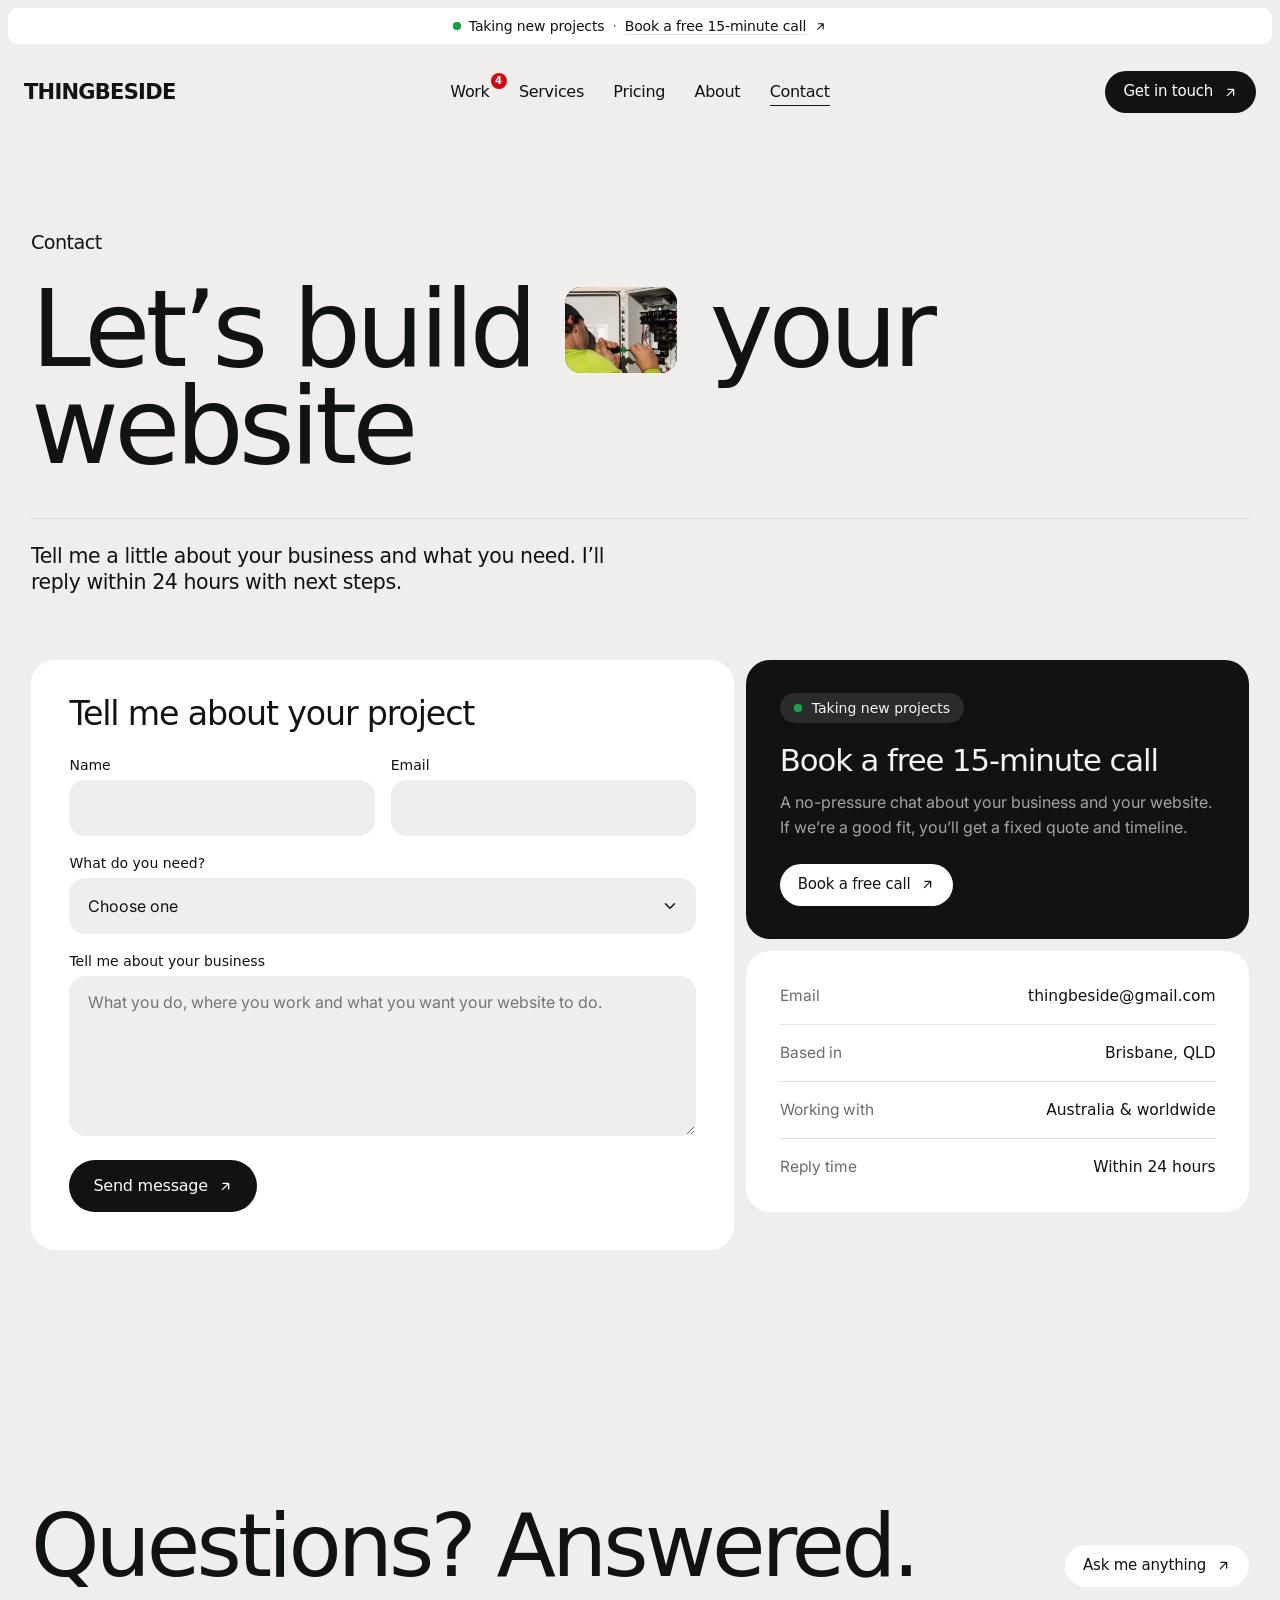
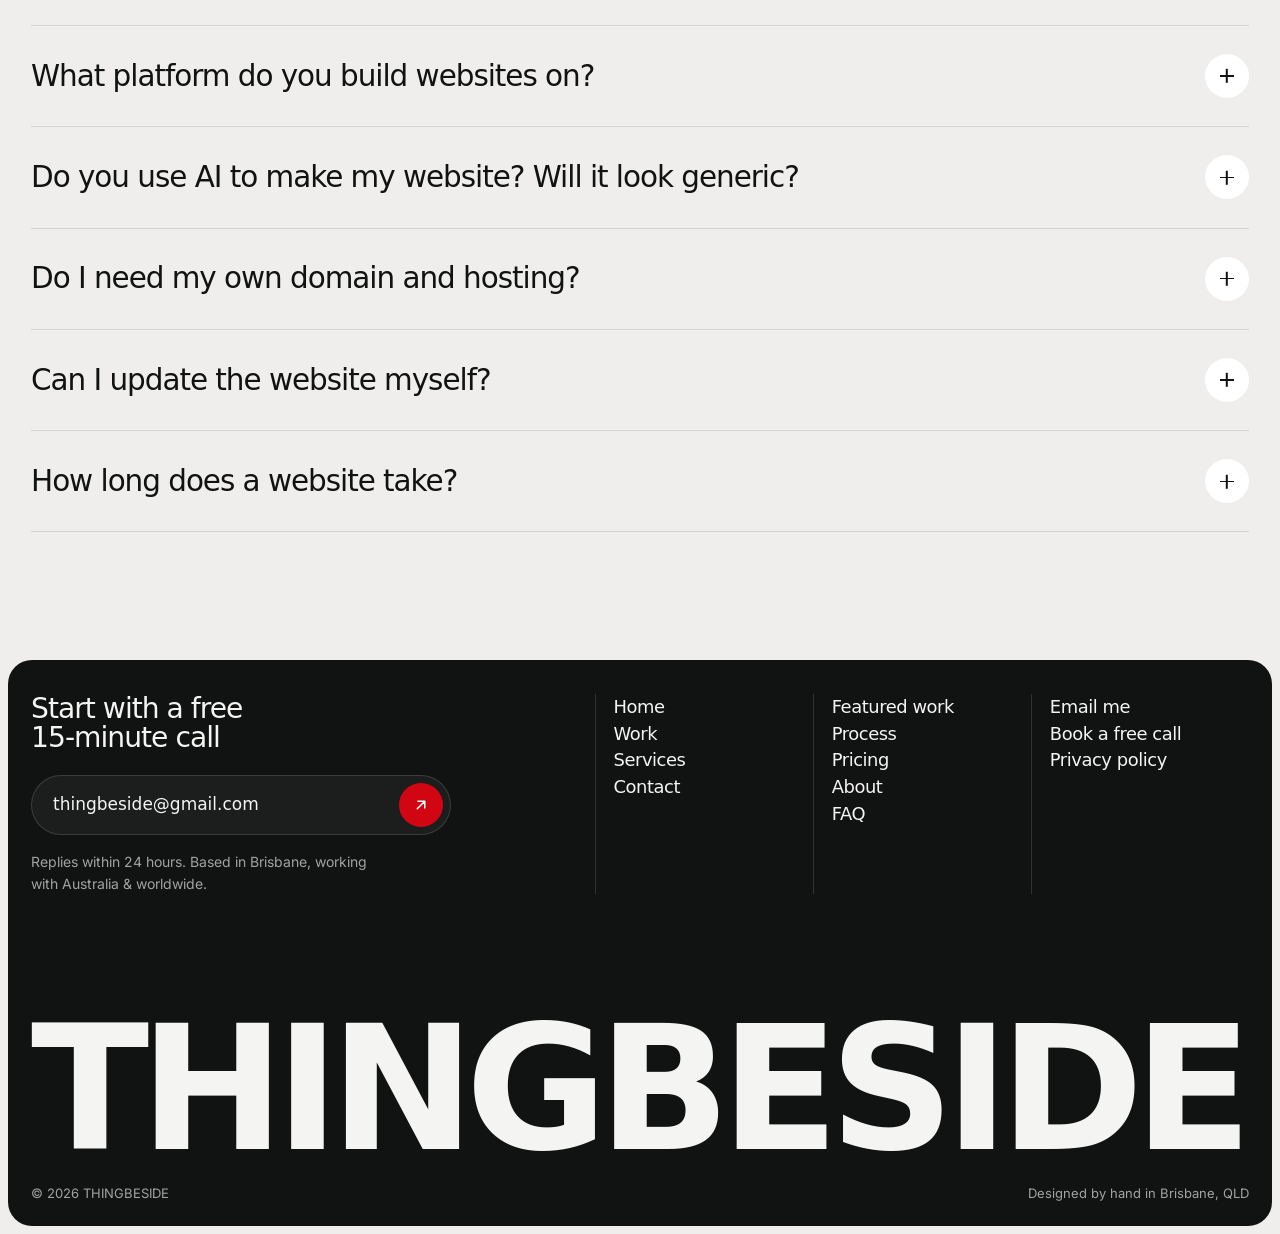
<file: site/contact.html>
<!doctype html>
<html lang="en-AU">
<head>
  <meta charset="utf-8">
  <meta name="viewport" content="width=device-width, initial-scale=1">
  <meta name="theme-color" content="#efeeec">
  <title>Contact | Book a Free Website Call | THINGBESIDE</title>
  <meta name="description" content="Get in touch about your new website. Send a quick message or book a free 15-minute call with Seksan, a Brisbane-based website designer.">
  <meta property="og:title" content="Contact | Book a Free Website Call | THINGBESIDE">
  <meta property="og:description" content="Get in touch about your new website. Send a quick message or book a free 15-minute call with Seksan, a Brisbane-based website designer.">
  <meta property="og:image" content="assets/work-voltsonelectrical.jpg">
  <link rel="preconnect" href="https://api.fontshare.com" crossorigin>
  <link rel="preconnect" href="https://fonts.googleapis.com">
  <link rel="preconnect" href="https://fonts.gstatic.com" crossorigin>
  <link href="https://api.fontshare.com/v2/css?f[]=switzer@400,500,600&amp;display=swap" rel="stylesheet">
  <link href="https://fonts.googleapis.com/css2?family=Inter:wght@400;500;600&amp;display=swap" rel="stylesheet">
  <style>.preloader{visibility:hidden}</style>
  <link rel="stylesheet" href="assets/styles.css?v=60">
  <script>document.documentElement.classList.add('js');try{if(sessionStorage.getItem('tb-loaded'))document.documentElement.classList.add('no-preload')}catch(e){}setTimeout(function(){var p=document.querySelector('.page');p&&p.classList.remove('entering')},5000)</script>
</head>
<body>
<a class="skip" href="#main">Skip to content</a>

<header class="nav">
  <a class="wordmark" href="index.html" aria-label="THINGBESIDE home">THINGBESIDE</a>
  <nav aria-label="Main"><ul class="nav__links"><li><a href="work.html">Work<sup class=nav__count>4</sup></a></li><li><a href="services.html">Services</a></li><li><a href="services.html#pricing">Pricing</a></li><li><a href="index.html#about">About</a></li><li><a href="contact.html" aria-current="page">Contact</a></li></ul></nav>
  <div class="nav__end">
    <a class="btn btn--sm nav__cta" href="contact.html"><span class="btn__label"><span>Get in touch</span><span aria-hidden="true">Get in touch</span></span><span class="btn__icon" aria-hidden="true"><svg viewBox="0 0 24 24" fill="none" stroke="currentColor" stroke-width="2" stroke-linecap="round" stroke-linejoin="round" aria-hidden="true"><path d="M7 17 17 7M8 7h9v9"/></svg><svg viewBox="0 0 24 24" fill="none" stroke="currentColor" stroke-width="2" stroke-linecap="round" stroke-linejoin="round" aria-hidden="true"><path d="M7 17 17 7M8 7h9v9"/></svg></span></a>
    <button class="menu-btn" aria-label="Open menu" aria-expanded="false" aria-controls="mobile-menu"><span></span><span></span></button>
  </div>
</header>
<div class="mobile-menu" id="mobile-menu">
  <nav class="mm__links" aria-label="Mobile">
    <a class="mm__link" href="index.html">Home</a>
    <a class="mm__link" href="work.html">Work</a>
    <a class="mm__link" href="services.html">Services</a>
    <a class="mm__link" href="services.html#pricing">Pricing</a>
    <a class="mm__link" href="index.html#about">About</a>
    <a class="mm__link" href="contact.html" aria-current="page">Contact</a>
  </nav>
  <div class="mm__foot">
    <a class="btn btn--light" href="contact.html"><span class="btn__label"><span>Get in touch</span><span aria-hidden="true">Get in touch</span></span><span class="btn__icon" aria-hidden="true"><svg viewBox="0 0 24 24" fill="none" stroke="currentColor" stroke-width="2" stroke-linecap="round" stroke-linejoin="round" aria-hidden="true"><path d="M7 17 17 7M8 7h9v9"/></svg><svg viewBox="0 0 24 24" fill="none" stroke="currentColor" stroke-width="2" stroke-linecap="round" stroke-linejoin="round" aria-hidden="true"><path d="M7 17 17 7M8 7h9v9"/></svg></span></a>
    <a href="mailto:thingbeside@gmail.com">thingbeside@gmail.com</a>
  </div>
</div>

<div class="page entering">
<div class="topbar"><a href="contact.html"><i class="dot" aria-hidden="true"></i><span>Taking new projects</span><span class="topbar__sep" aria-hidden="true">·</span><span class="topbar__more">Book a free 15-minute call</span><svg viewBox="0 0 24 24" fill="none" stroke="currentColor" stroke-width="2" stroke-linecap="round" stroke-linejoin="round" aria-hidden="true"><path d="M7 17 17 7M8 7h9v9"/></svg></a></div>
<main id="main">
  <section class="phero">
    <div class="wrap">
      <p class="label reveal">Contact</p>
      <h1 class="display" data-split data-load>Let’s build <span class="pic" aria-hidden="true"><img src="assets/pic-voltsonelectrical.jpg" alt="" loading="lazy"></span> your website</h1>
      <div class="phero__foot">
        <p class="phero__sub reveal">Tell me a little about your business and what you need. I’ll reply within 24 hours with next steps.</p>
      </div>
    </div>
  </section>

  <section class="section contact-sec" aria-label="Get in touch">
    <div class="wrap contact">
      <form class="form reveal" id="quote-form" action="https://formspree.io/f/mvkkdgyn" method="POST" novalidate>
        <h2 class="form__title">Tell me about your project</h2>
        <div class="form__row">
          <div class="field"><label for="f-name">Name</label><input id="f-name" name="name" autocomplete="name" required><span class="err">Please enter your name.</span></div>
          <div class="field"><label for="f-email">Email</label><input id="f-email" name="email" type="email" autocomplete="email" required><span class="err">Please enter a valid email address.</span></div>
        </div>
        <div class="field"><label for="f-job">What do you need?</label>
          <select id="f-job" name="job" required>
            <option value="">Choose one</option>
            <option>One-page website</option>
            <option>Business website (5–10 pages)</option>
            <option>Large website</option>
            <option>Website rebuild</option>
            <option>Updates and changes</option>
            <option>Not sure yet</option>
          </select><span class="err">Please choose an option.</span></div>
        <div class="field"><label for="f-msg">Tell me about your business</label><textarea id="f-msg" name="message" required placeholder="What you do, where you work and what you want your website to do."></textarea><span class="err">A sentence or two helps me prepare (10+ characters).</span></div>
        <div class="form__foot">
          <button class="btn" type="submit"><span class="btn__label"><span>Send message</span><span aria-hidden="true">Send message</span></span><span class="btn__icon" aria-hidden="true"><svg viewBox="0 0 24 24" fill="none" stroke="currentColor" stroke-width="2" stroke-linecap="round" stroke-linejoin="round" aria-hidden="true"><path d="M7 17 17 7M8 7h9v9"/></svg><svg viewBox="0 0 24 24" fill="none" stroke="currentColor" stroke-width="2" stroke-linecap="round" stroke-linejoin="round" aria-hidden="true"><path d="M7 17 17 7M8 7h9v9"/></svg></span></button>
          <p class="form__ok" role="status">Thanks! Your message is in. I’ll be in touch within 24 hours.</p>
          <p class="form__err" role="alert">Something went wrong. Please try again, or email thingbeside@gmail.com.</p>
        </div>
      </form>
      <aside class="side">
        <div class="side-card side-card--dark reveal">
          <span class="status"><i class="dot" aria-hidden="true"></i>Taking new projects</span>
          <h3>Book a free 15-minute call</h3>
          <p>A no-pressure chat about your business and your website. If we’re a good fit, you’ll get a fixed quote and timeline.</p>
          <a class="btn btn--light btn--sm" href="mailto:thingbeside@gmail.com?subject=Free%2015-minute%20call"><span class="btn__label"><span>Book a free call</span><span aria-hidden="true">Book a free call</span></span><span class="btn__icon" aria-hidden="true"><svg viewBox="0 0 24 24" fill="none" stroke="currentColor" stroke-width="2" stroke-linecap="round" stroke-linejoin="round" aria-hidden="true"><path d="M7 17 17 7M8 7h9v9"/></svg><svg viewBox="0 0 24 24" fill="none" stroke="currentColor" stroke-width="2" stroke-linecap="round" stroke-linejoin="round" aria-hidden="true"><path d="M7 17 17 7M8 7h9v9"/></svg></span></a>
        </div>
        <div class="side-card reveal">
          <dl class="dl">
            <div><dt>Email</dt><dd><a href="mailto:thingbeside@gmail.com">thingbeside@gmail.com</a></dd></div>
            <div><dt>Based in</dt><dd>Brisbane, QLD</dd></div>
            <div><dt>Working with</dt><dd>Australia &amp; worldwide</dd></div>
            <div><dt>Reply time</dt><dd>Within 24 hours</dd></div>
          </dl>
        </div>
      </aside>
    </div>
  </section>

  <!-- FAQ -->
  <section class="section faq-sec" id="faq" aria-labelledby="faq-title">
    <div class="wrap">
      <div class="sec-head">
        <h2 id="faq-title" class="h-xl" data-split>Questions? Answered.</h2>
        <div class="reveal"><a class="btn btn--white btn--sm" href="contact.html"><span class="btn__label"><span>Ask me anything</span><span aria-hidden="true">Ask me anything</span></span><span class="btn__icon" aria-hidden="true"><svg viewBox="0 0 24 24" fill="none" stroke="currentColor" stroke-width="2" stroke-linecap="round" stroke-linejoin="round" aria-hidden="true"><path d="M7 17 17 7M8 7h9v9"/></svg><svg viewBox="0 0 24 24" fill="none" stroke="currentColor" stroke-width="2" stroke-linecap="round" stroke-linejoin="round" aria-hidden="true"><path d="M7 17 17 7M8 7h9v9"/></svg></span></a></div>
      </div>
      <div class="faq">
        <div class="faq__item">
          <h3><button class="faq__q" aria-expanded="false" aria-controls="fa1">What platform do you build websites on?<span class="faq__icon" aria-hidden="true"></span></button></h3>
          <div class="faq__a" id="fa1" role="region"><div><p>I build every website in Framer, a modern website builder trusted by startups and design studios worldwide. It gives you a fast, secure and great-looking site with smooth animations, and it’s easy for you to edit after launch.</p></div></div>
        </div>
        <div class="faq__item">
          <h3><button class="faq__q" aria-expanded="false" aria-controls="fa2">Do you use AI to make my website? Will it look generic?<span class="faq__icon" aria-hidden="true"></span></button></h3>
          <div class="faq__a" id="fa2" role="region"><div><p>AI helps me with the repetitive parts, like layout drafts and first-pass copy, so I work faster. Every site is then designed and built by me in Framer, with each detail refined by hand. Your site is built around your business, not a template.</p></div></div>
        </div>
        <div class="faq__item">
          <h3><button class="faq__q" aria-expanded="false" aria-controls="fa3">Do I need my own domain and hosting?<span class="faq__icon" aria-hidden="true"></span></button></h3>
          <div class="faq__a" id="fa3" role="region"><div><p>If you already have a domain, we’ll connect it to your Framer site. If not, I’ll help you set one up. Hosting is through Framer, so your site loads fast, stays secure and needs no technical setup from you.</p></div></div>
        </div>
        <div class="faq__item">
          <h3><button class="faq__q" aria-expanded="false" aria-controls="fa4">Can I update the website myself?<span class="faq__icon" aria-hidden="true"></span></button></h3>
          <div class="faq__a" id="fa4" role="region"><div><p>Yes. Framer has a simple visual editor, so you can change text, images and blog posts without touching any code. I’ll show you how at handover, or you can leave updates to me.</p></div></div>
        </div>
        <div class="faq__item">
          <h3><button class="faq__q" aria-expanded="false" aria-controls="fa5">How long does a website take?<span class="faq__icon" aria-hidden="true"></span></button></h3>
          <div class="faq__a" id="fa5" role="region"><div><p>A one-page site is usually live within a week. A 5–10 page business website takes about three weeks from the first call to launch, depending on how quickly we get your content together.</p></div></div>
        </div>
      </div>
    </div>
  </section>

</main>

<footer class="footer">
  <div class="footer__panel">
    <div class="footer__top">
      <div class="footer__lead">
        <h2 class="footer__title">Start with a free <span class="nowrap">15-minute</span> call</h2>
        <a class="footer__mail" href="mailto:thingbeside@gmail.com"><span>thingbeside@gmail.com</span><i><svg viewBox="0 0 24 24" fill="none" stroke="currentColor" stroke-width="2" stroke-linecap="round" stroke-linejoin="round" aria-hidden="true"><path d="M7 17 17 7M8 7h9v9"/></svg></i></a>
        <p class="footer__small">Replies within 24 hours. Based in Brisbane, working with Australia &amp; worldwide.</p>
      </div>
      <nav class="footer__cols" aria-label="Footer">
        <ul><li><a href="index.html">Home</a></li><li><a href="work.html">Work</a></li><li><a href="services.html">Services</a></li><li><a href="contact.html">Contact</a></li></ul>
        <ul><li><a href="index.html#work">Featured work</a></li><li><a href="index.html#process">Process</a></li><li><a href="services.html#pricing">Pricing</a></li><li><a href="index.html#about">About</a></li><li><a href="index.html#faq">FAQ</a></li></ul>
        <ul><li><a href="mailto:thingbeside@gmail.com">Email me</a></li><li><a href="contact.html">Book a free call</a></li><li><a href="privacy.html">Privacy policy</a></li></ul>
      </nav>
    </div>
    <div class="footer__mark" aria-hidden="true"><span>THINGBESIDE</span></div>
    <div class="footer__legal">
      <span>© <span data-year>2026</span> THINGBESIDE</span>
      <span>Designed by hand in Brisbane, QLD</span>
    </div>
  </div>
</footer>
</div>

<script src="assets/main.js?v=60"></script>
</body>
</html>
</file>
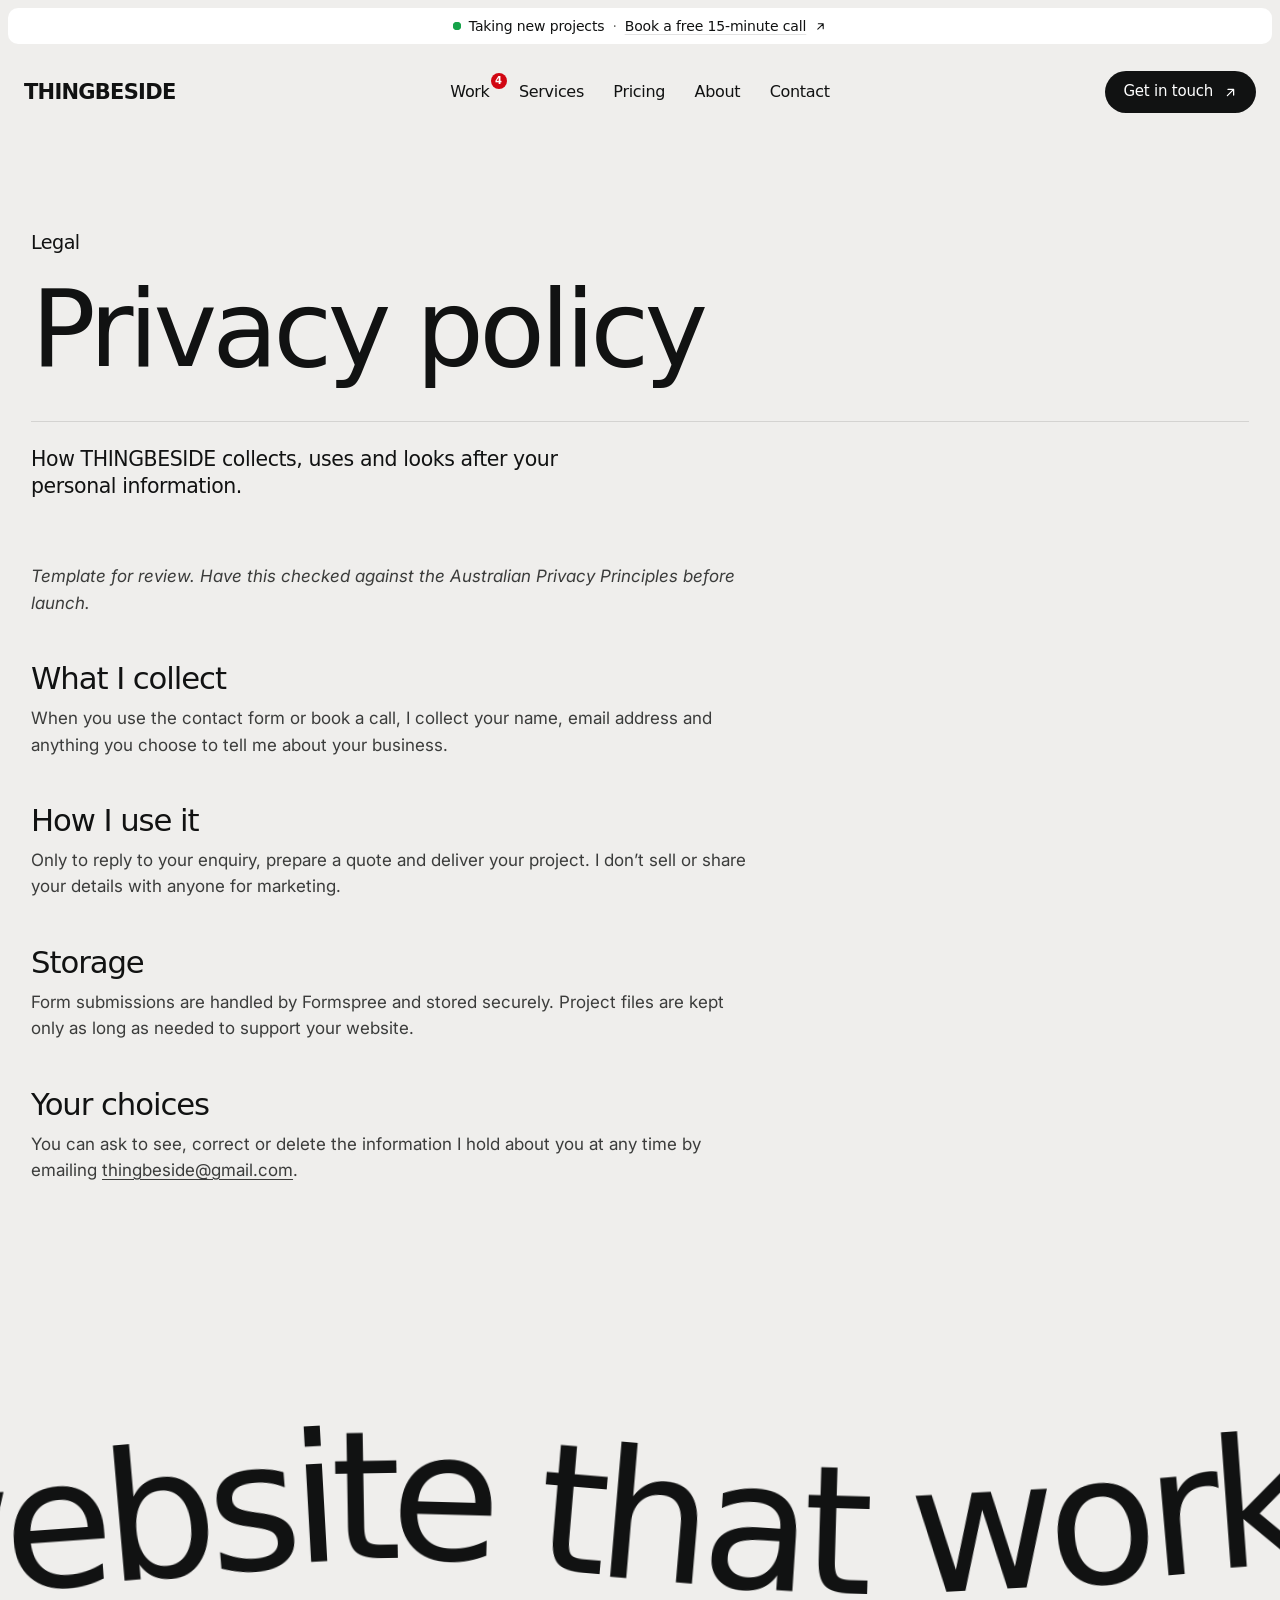
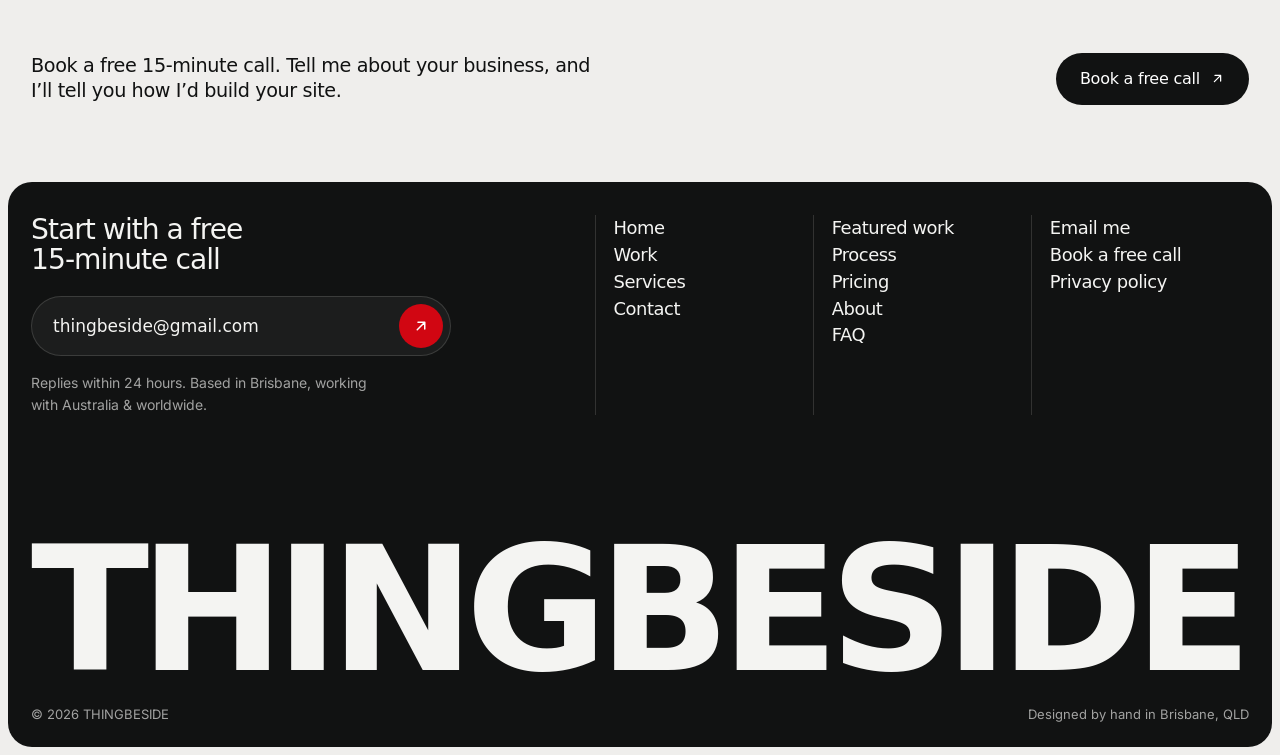
<file: site/privacy.html>
<!doctype html>
<html lang="en-AU">
<head>
  <meta charset="utf-8">
  <meta name="viewport" content="width=device-width, initial-scale=1">
  <meta name="theme-color" content="#efeeec">
  <title>Privacy Policy | THINGBESIDE</title>
  <meta name="description" content="How THINGBESIDE collects, uses and protects the personal information you share through this website.">
  <meta property="og:title" content="Privacy Policy | THINGBESIDE">
  <meta property="og:description" content="How THINGBESIDE collects, uses and protects the personal information you share through this website.">
  <meta property="og:image" content="assets/work-voltsonelectrical.jpg">
  <link rel="preconnect" href="https://api.fontshare.com" crossorigin>
  <link rel="preconnect" href="https://fonts.googleapis.com">
  <link rel="preconnect" href="https://fonts.gstatic.com" crossorigin>
  <link href="https://api.fontshare.com/v2/css?f[]=switzer@400,500,600&amp;display=swap" rel="stylesheet">
  <link href="https://fonts.googleapis.com/css2?family=Inter:wght@400;500;600&amp;display=swap" rel="stylesheet">
  <style>.preloader{visibility:hidden}</style>
  <link rel="stylesheet" href="assets/styles.css?v=60">
  <script>document.documentElement.classList.add('js');try{if(sessionStorage.getItem('tb-loaded'))document.documentElement.classList.add('no-preload')}catch(e){}setTimeout(function(){var p=document.querySelector('.page');p&&p.classList.remove('entering')},5000)</script>
</head>
<body>
<a class="skip" href="#main">Skip to content</a>

<header class="nav">
  <a class="wordmark" href="index.html" aria-label="THINGBESIDE home">THINGBESIDE</a>
  <nav aria-label="Main"><ul class="nav__links"><li><a href="work.html">Work<sup class=nav__count>4</sup></a></li><li><a href="services.html">Services</a></li><li><a href="services.html#pricing">Pricing</a></li><li><a href="index.html#about">About</a></li><li><a href="contact.html">Contact</a></li></ul></nav>
  <div class="nav__end">
    <a class="btn btn--sm nav__cta" href="contact.html"><span class="btn__label"><span>Get in touch</span><span aria-hidden="true">Get in touch</span></span><span class="btn__icon" aria-hidden="true"><svg viewBox="0 0 24 24" fill="none" stroke="currentColor" stroke-width="2" stroke-linecap="round" stroke-linejoin="round" aria-hidden="true"><path d="M7 17 17 7M8 7h9v9"/></svg><svg viewBox="0 0 24 24" fill="none" stroke="currentColor" stroke-width="2" stroke-linecap="round" stroke-linejoin="round" aria-hidden="true"><path d="M7 17 17 7M8 7h9v9"/></svg></span></a>
    <button class="menu-btn" aria-label="Open menu" aria-expanded="false" aria-controls="mobile-menu"><span></span><span></span></button>
  </div>
</header>
<div class="mobile-menu" id="mobile-menu">
  <nav class="mm__links" aria-label="Mobile">
    <a class="mm__link" href="index.html">Home</a>
    <a class="mm__link" href="work.html">Work</a>
    <a class="mm__link" href="services.html">Services</a>
    <a class="mm__link" href="services.html#pricing">Pricing</a>
    <a class="mm__link" href="index.html#about">About</a>
    <a class="mm__link" href="contact.html">Contact</a>
  </nav>
  <div class="mm__foot">
    <a class="btn btn--light" href="contact.html"><span class="btn__label"><span>Get in touch</span><span aria-hidden="true">Get in touch</span></span><span class="btn__icon" aria-hidden="true"><svg viewBox="0 0 24 24" fill="none" stroke="currentColor" stroke-width="2" stroke-linecap="round" stroke-linejoin="round" aria-hidden="true"><path d="M7 17 17 7M8 7h9v9"/></svg><svg viewBox="0 0 24 24" fill="none" stroke="currentColor" stroke-width="2" stroke-linecap="round" stroke-linejoin="round" aria-hidden="true"><path d="M7 17 17 7M8 7h9v9"/></svg></span></a>
    <a href="mailto:thingbeside@gmail.com">thingbeside@gmail.com</a>
  </div>
</div>

<div class="page entering">
<div class="topbar"><a href="contact.html"><i class="dot" aria-hidden="true"></i><span>Taking new projects</span><span class="topbar__sep" aria-hidden="true">·</span><span class="topbar__more">Book a free 15-minute call</span><svg viewBox="0 0 24 24" fill="none" stroke="currentColor" stroke-width="2" stroke-linecap="round" stroke-linejoin="round" aria-hidden="true"><path d="M7 17 17 7M8 7h9v9"/></svg></a></div>
<main id="main">
  <section class="phero">
    <div class="wrap">
      <p class="label reveal">Legal</p>
      <h1 class="display" data-split data-load>Privacy policy</h1>
      <div class="phero__foot">
        <p class="phero__sub reveal">How THINGBESIDE collects, uses and looks after your personal information.</p>
      </div>
    </div>
  </section>

  <section class="section" style="padding-top:0">
    <div class="wrap">
      <div class="prose reveal">
        <p><em>Template for review. Have this checked against the Australian Privacy Principles before launch.</em></p>
        <h2>What I collect</h2>
        <p>When you use the contact form or book a call, I collect your name, email address and anything you choose to tell me about your business.</p>
        <h2>How I use it</h2>
        <p>Only to reply to your enquiry, prepare a quote and deliver your project. I don’t sell or share your details with anyone for marketing.</p>
        <h2>Storage</h2>
        <p>Form submissions are handled by Formspree and stored securely. Project files are kept only as long as needed to support your website.</p>
        <h2>Your choices</h2>
        <p>You can ask to see, correct or delete the information I hold about you at any time by emailing <a href="mailto:thingbeside@gmail.com">thingbeside@gmail.com</a>.</p>
      </div>
    </div>
  </section>

  <!-- FINAL CTA -->
  <section class="outro" aria-labelledby="cta-title">
    <h2 id="cta-title" class="outro__line" data-wave>Ready for a website that works?</h2>
    <div class="wrap outro__foot">
      <p class="outro__sub reveal">Book a free 15-minute call. Tell me about your business, and I’ll tell you how I’d build your site.</p>
      <div class="reveal"><a class="btn" href="contact.html"><span class="btn__label"><span>Book a free call</span><span aria-hidden="true">Book a free call</span></span><span class="btn__icon" aria-hidden="true"><svg viewBox="0 0 24 24" fill="none" stroke="currentColor" stroke-width="2" stroke-linecap="round" stroke-linejoin="round" aria-hidden="true"><path d="M7 17 17 7M8 7h9v9"/></svg><svg viewBox="0 0 24 24" fill="none" stroke="currentColor" stroke-width="2" stroke-linecap="round" stroke-linejoin="round" aria-hidden="true"><path d="M7 17 17 7M8 7h9v9"/></svg></span></a></div>
    </div>
  </section>
</main>

<footer class="footer">
  <div class="footer__panel">
    <div class="footer__top">
      <div class="footer__lead">
        <h2 class="footer__title">Start with a free <span class="nowrap">15-minute</span> call</h2>
        <a class="footer__mail" href="mailto:thingbeside@gmail.com"><span>thingbeside@gmail.com</span><i><svg viewBox="0 0 24 24" fill="none" stroke="currentColor" stroke-width="2" stroke-linecap="round" stroke-linejoin="round" aria-hidden="true"><path d="M7 17 17 7M8 7h9v9"/></svg></i></a>
        <p class="footer__small">Replies within 24 hours. Based in Brisbane, working with Australia &amp; worldwide.</p>
      </div>
      <nav class="footer__cols" aria-label="Footer">
        <ul><li><a href="index.html">Home</a></li><li><a href="work.html">Work</a></li><li><a href="services.html">Services</a></li><li><a href="contact.html">Contact</a></li></ul>
        <ul><li><a href="index.html#work">Featured work</a></li><li><a href="index.html#process">Process</a></li><li><a href="services.html#pricing">Pricing</a></li><li><a href="index.html#about">About</a></li><li><a href="index.html#faq">FAQ</a></li></ul>
        <ul><li><a href="mailto:thingbeside@gmail.com">Email me</a></li><li><a href="contact.html">Book a free call</a></li><li><a href="privacy.html">Privacy policy</a></li></ul>
      </nav>
    </div>
    <div class="footer__mark" aria-hidden="true"><span>THINGBESIDE</span></div>
    <div class="footer__legal">
      <span>© <span data-year>2026</span> THINGBESIDE</span>
      <span>Designed by hand in Brisbane, QLD</span>
    </div>
  </div>
</footer>
</div>

<script src="assets/main.js?v=60"></script>
</body>
</html>
</file>
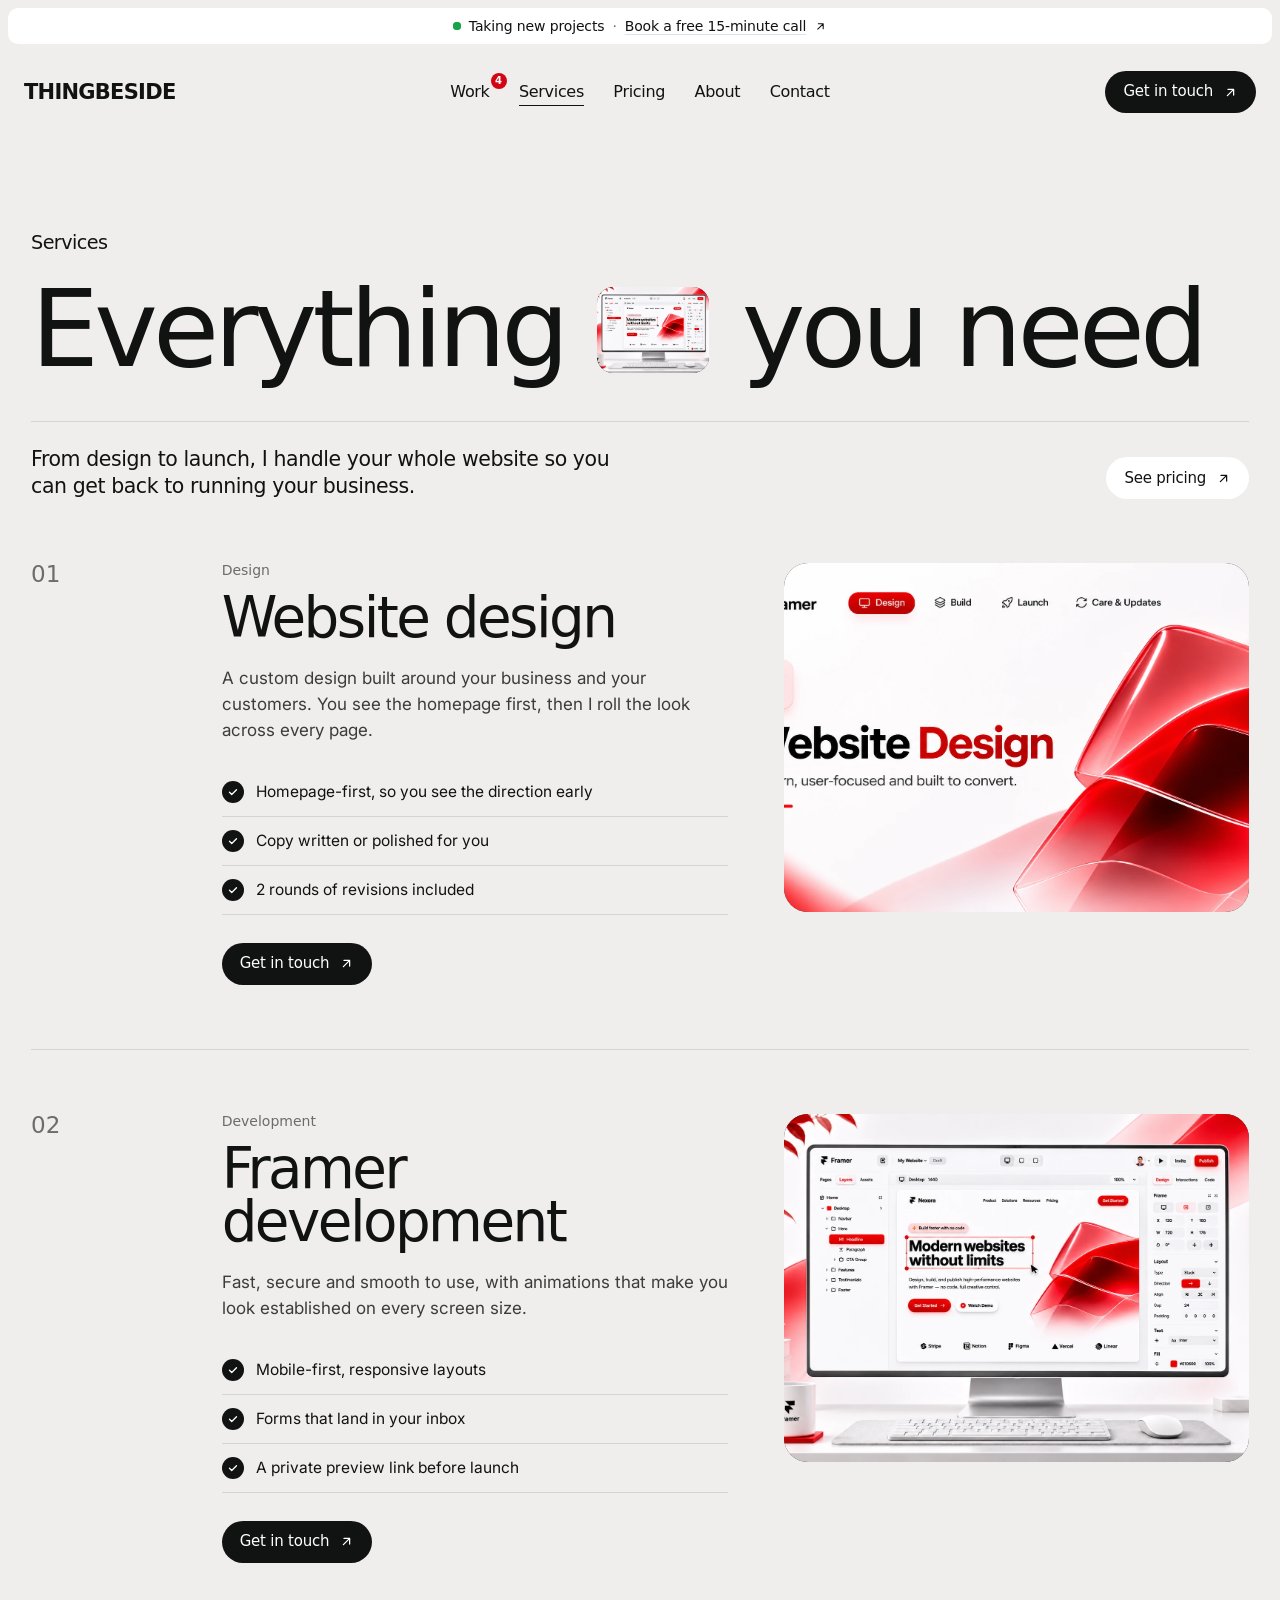
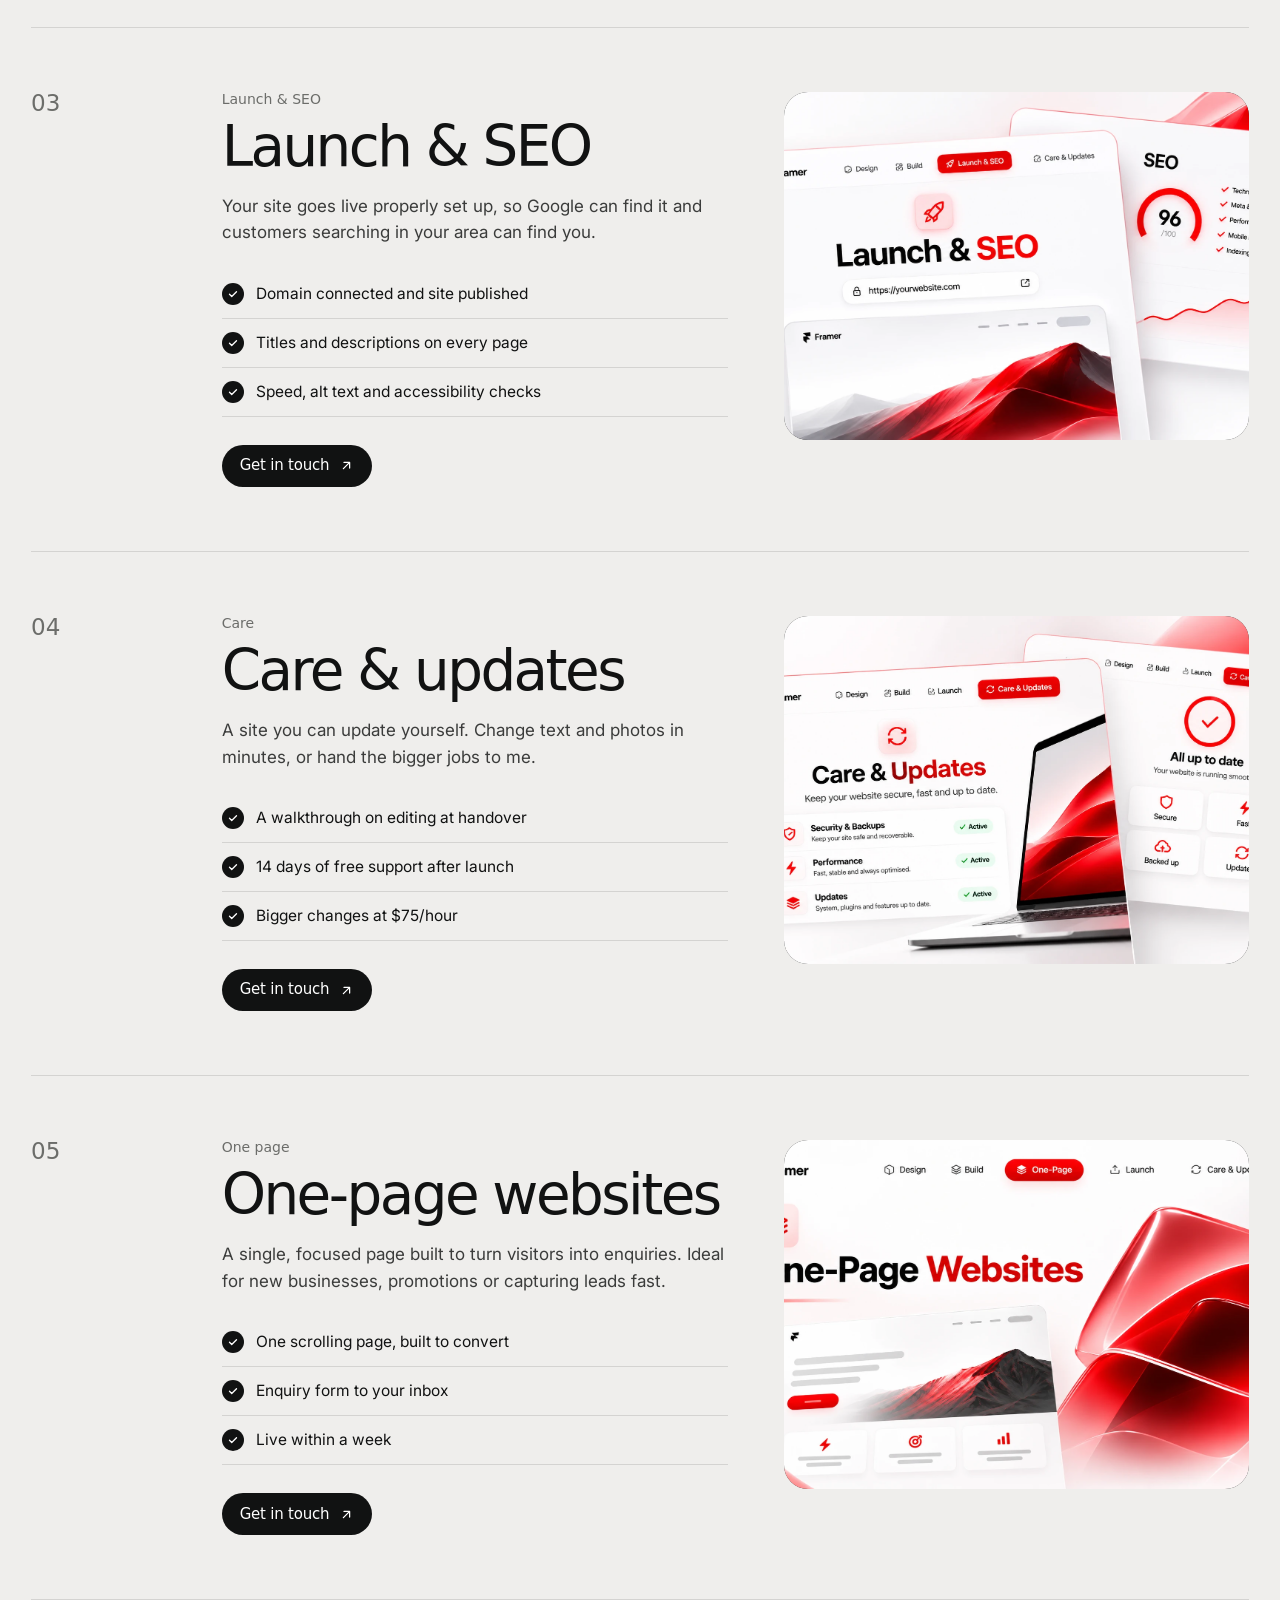
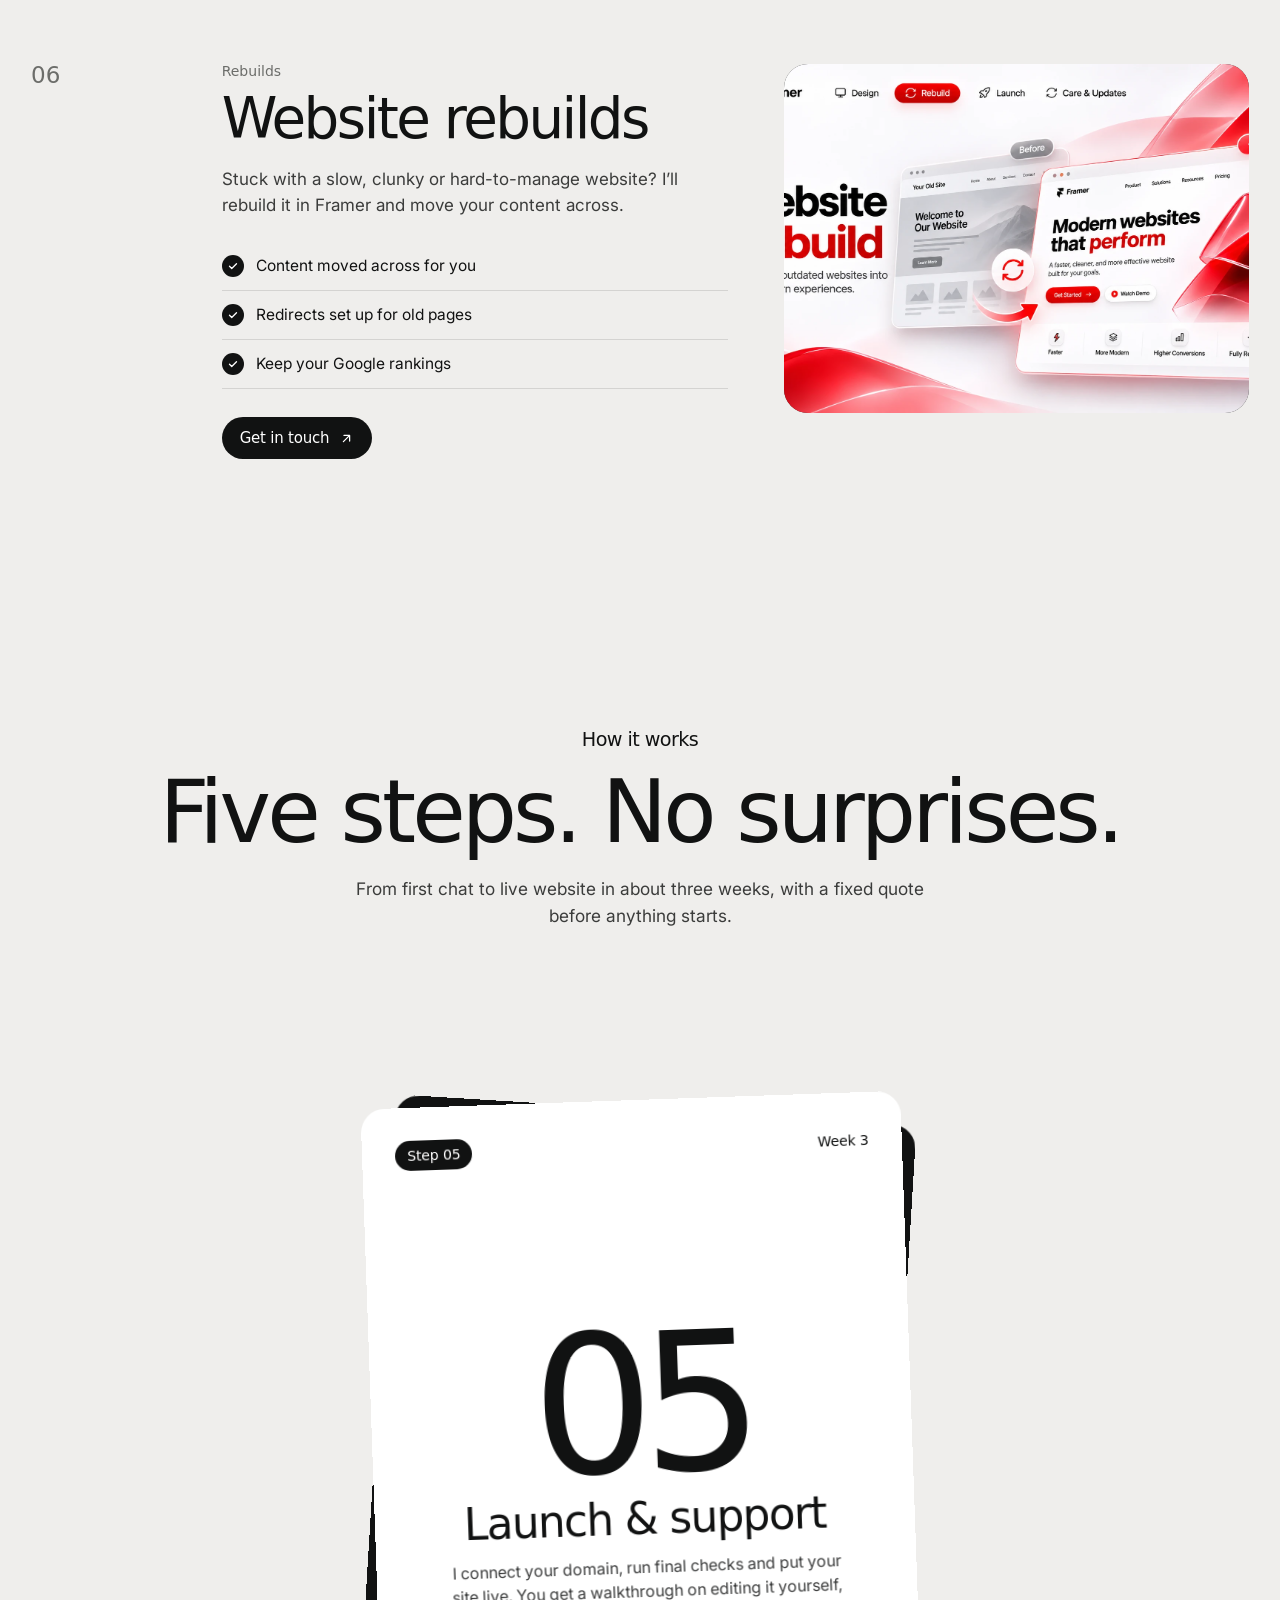
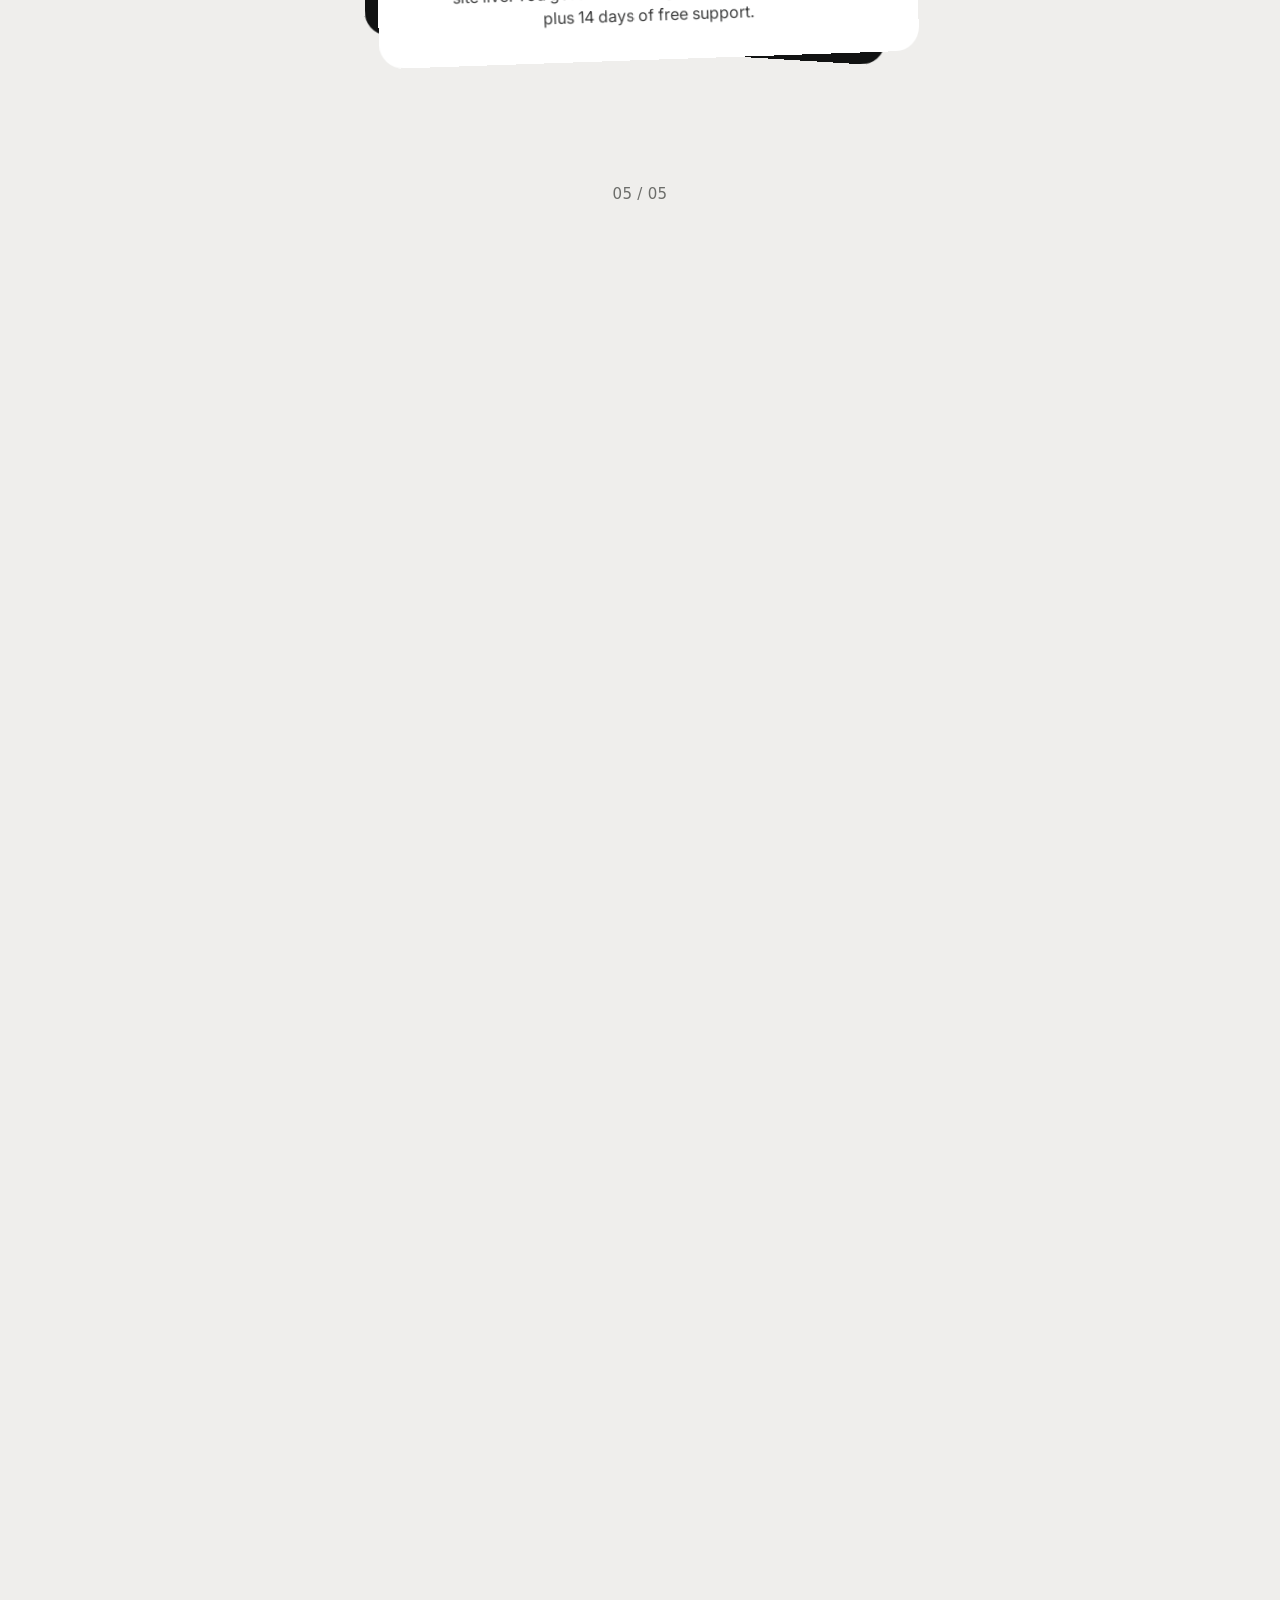
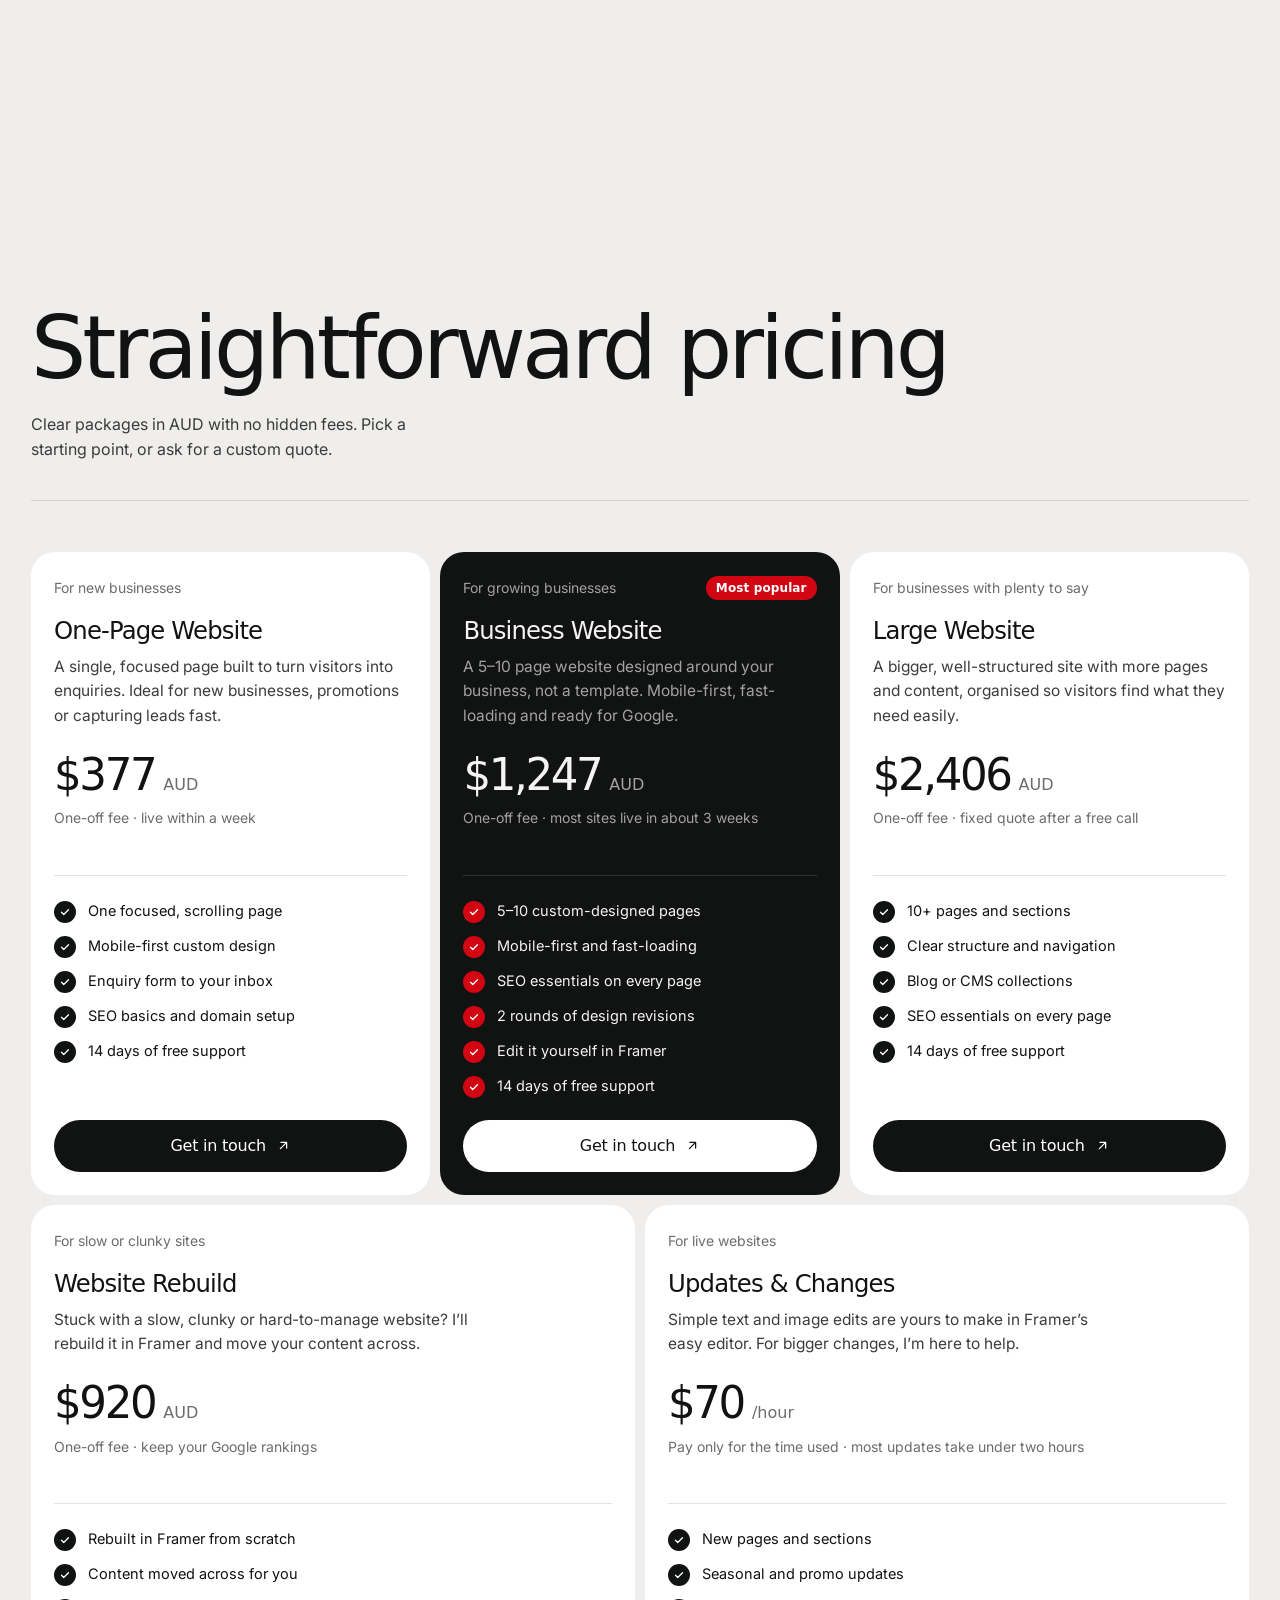
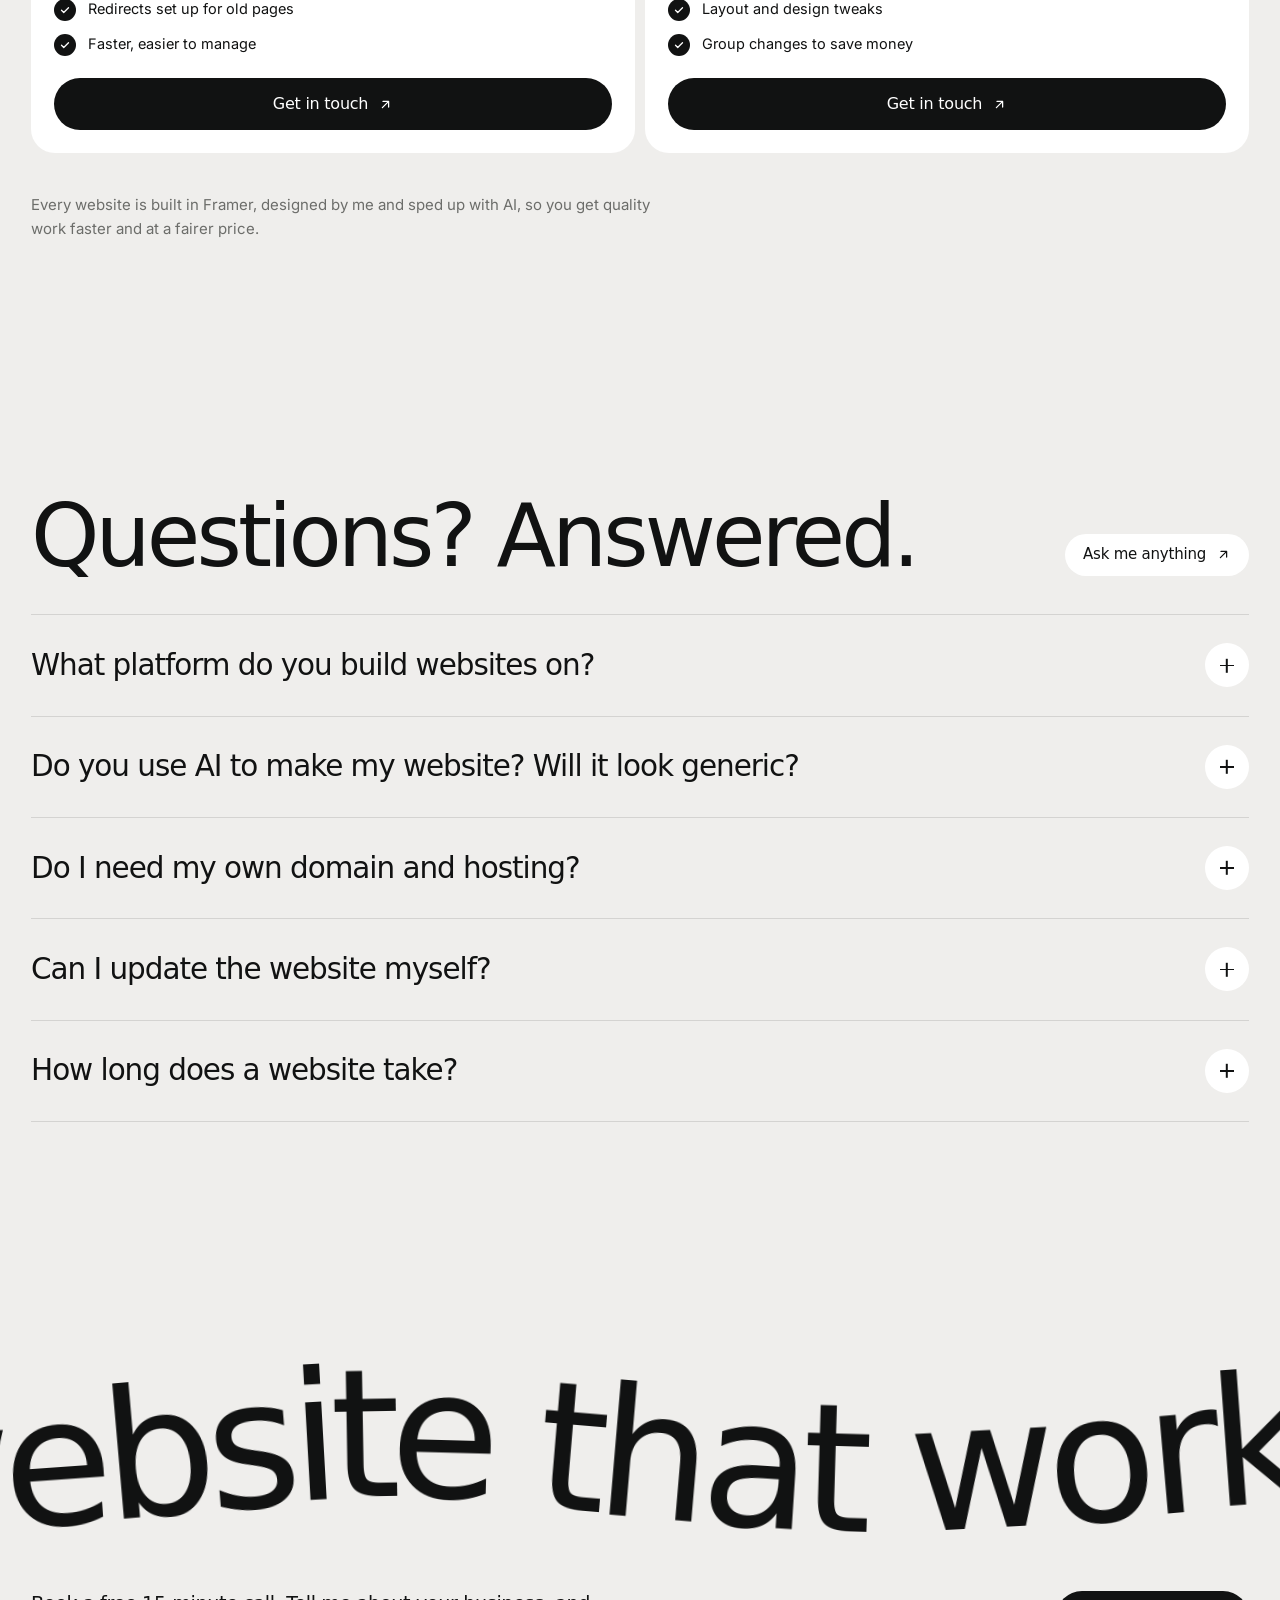
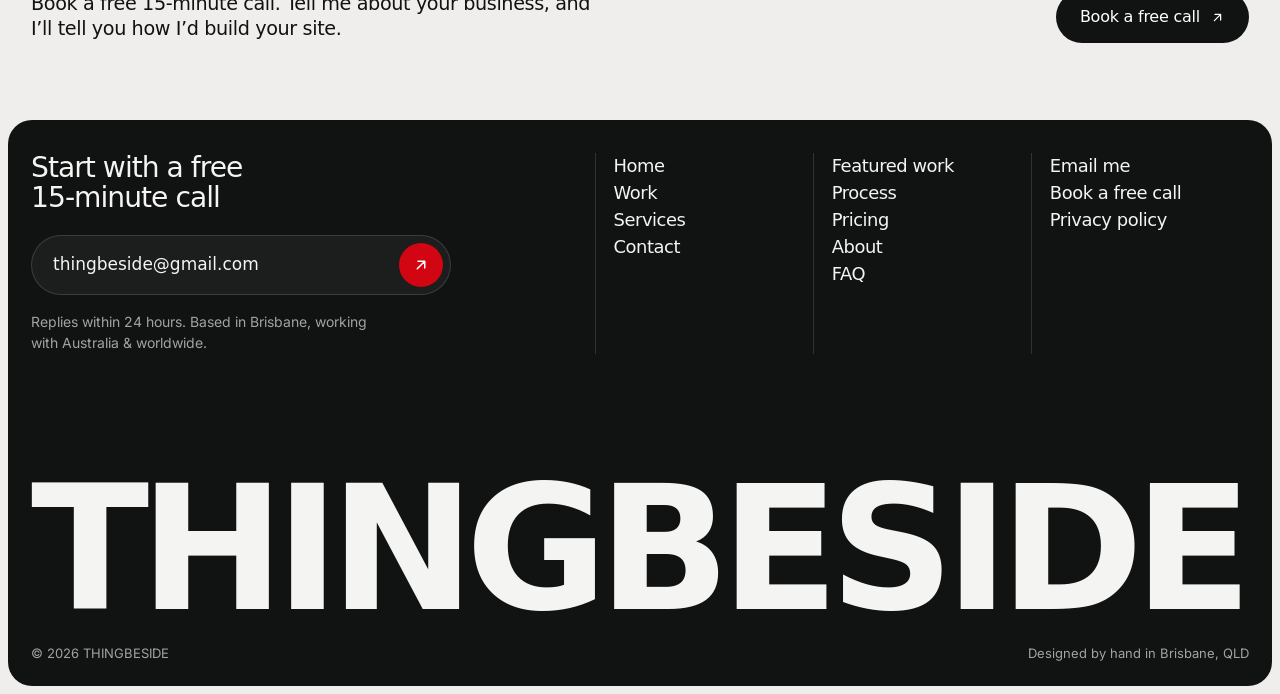
<file: site/services.html>
<!doctype html>
<html lang="en-AU">
<head>
  <meta charset="utf-8">
  <meta name="viewport" content="width=device-width, initial-scale=1">
  <meta name="theme-color" content="#efeeec">
  <title>Services | Website Design &amp; Framer Development</title>
  <meta name="description" content="Website design, Framer development, launch and SEO basics, and ongoing care. Clear AUD pricing from $390 with no hidden fees.">
  <meta property="og:title" content="Services | Website Design &amp; Framer Development">
  <meta property="og:description" content="Website design, Framer development, launch and SEO basics, and ongoing care. Clear AUD pricing from $390 with no hidden fees.">
  <meta property="og:image" content="assets/work-voltsonelectrical.jpg">
  <link rel="preconnect" href="https://api.fontshare.com" crossorigin>
  <link rel="preconnect" href="https://fonts.googleapis.com">
  <link rel="preconnect" href="https://fonts.gstatic.com" crossorigin>
  <link href="https://api.fontshare.com/v2/css?f[]=switzer@400,500,600&amp;display=swap" rel="stylesheet">
  <link href="https://fonts.googleapis.com/css2?family=Inter:wght@400;500;600&amp;display=swap" rel="stylesheet">
  <style>.preloader{visibility:hidden}</style>
  <link rel="stylesheet" href="assets/styles.css?v=60">
  <script>document.documentElement.classList.add('js');try{if(sessionStorage.getItem('tb-loaded'))document.documentElement.classList.add('no-preload')}catch(e){}setTimeout(function(){var p=document.querySelector('.page');p&&p.classList.remove('entering')},5000)</script>
</head>
<body>
<a class="skip" href="#main">Skip to content</a>

<header class="nav">
  <a class="wordmark" href="index.html" aria-label="THINGBESIDE home">THINGBESIDE</a>
  <nav aria-label="Main"><ul class="nav__links"><li><a href="work.html">Work<sup class=nav__count>4</sup></a></li><li><a href="services.html" aria-current="page">Services</a></li><li><a href="services.html#pricing">Pricing</a></li><li><a href="index.html#about">About</a></li><li><a href="contact.html">Contact</a></li></ul></nav>
  <div class="nav__end">
    <a class="btn btn--sm nav__cta" href="contact.html"><span class="btn__label"><span>Get in touch</span><span aria-hidden="true">Get in touch</span></span><span class="btn__icon" aria-hidden="true"><svg viewBox="0 0 24 24" fill="none" stroke="currentColor" stroke-width="2" stroke-linecap="round" stroke-linejoin="round" aria-hidden="true"><path d="M7 17 17 7M8 7h9v9"/></svg><svg viewBox="0 0 24 24" fill="none" stroke="currentColor" stroke-width="2" stroke-linecap="round" stroke-linejoin="round" aria-hidden="true"><path d="M7 17 17 7M8 7h9v9"/></svg></span></a>
    <button class="menu-btn" aria-label="Open menu" aria-expanded="false" aria-controls="mobile-menu"><span></span><span></span></button>
  </div>
</header>
<div class="mobile-menu" id="mobile-menu">
  <nav class="mm__links" aria-label="Mobile">
    <a class="mm__link" href="index.html">Home</a>
    <a class="mm__link" href="work.html">Work</a>
    <a class="mm__link" href="services.html" aria-current="page">Services</a>
    <a class="mm__link" href="services.html#pricing">Pricing</a>
    <a class="mm__link" href="index.html#about">About</a>
    <a class="mm__link" href="contact.html">Contact</a>
  </nav>
  <div class="mm__foot">
    <a class="btn btn--light" href="contact.html"><span class="btn__label"><span>Get in touch</span><span aria-hidden="true">Get in touch</span></span><span class="btn__icon" aria-hidden="true"><svg viewBox="0 0 24 24" fill="none" stroke="currentColor" stroke-width="2" stroke-linecap="round" stroke-linejoin="round" aria-hidden="true"><path d="M7 17 17 7M8 7h9v9"/></svg><svg viewBox="0 0 24 24" fill="none" stroke="currentColor" stroke-width="2" stroke-linecap="round" stroke-linejoin="round" aria-hidden="true"><path d="M7 17 17 7M8 7h9v9"/></svg></span></a>
    <a href="mailto:thingbeside@gmail.com">thingbeside@gmail.com</a>
  </div>
</div>

<div class="page entering">
<div class="topbar"><a href="contact.html"><i class="dot" aria-hidden="true"></i><span>Taking new projects</span><span class="topbar__sep" aria-hidden="true">·</span><span class="topbar__more">Book a free 15-minute call</span><svg viewBox="0 0 24 24" fill="none" stroke="currentColor" stroke-width="2" stroke-linecap="round" stroke-linejoin="round" aria-hidden="true"><path d="M7 17 17 7M8 7h9v9"/></svg></a></div>
<main id="main">
  <section class="phero">
    <div class="wrap">
      <p class="label reveal">Services</p>
      <h1 class="display" data-split data-load>Everything <span class="pic" aria-hidden="true"><img src="assets/service-framer.webp" alt="" loading="lazy"></span> you need</h1>
      <div class="phero__foot">
        <p class="phero__sub reveal">From design to launch, I handle your whole website so you can get back to running your business.</p>
        <div class="reveal"><a class="btn btn--white btn--sm" href="#pricing"><span class="btn__label"><span>See pricing</span><span aria-hidden="true">See pricing</span></span><span class="btn__icon" aria-hidden="true"><svg viewBox="0 0 24 24" fill="none" stroke="currentColor" stroke-width="2" stroke-linecap="round" stroke-linejoin="round" aria-hidden="true"><path d="M7 17 17 7M8 7h9v9"/></svg><svg viewBox="0 0 24 24" fill="none" stroke="currentColor" stroke-width="2" stroke-linecap="round" stroke-linejoin="round" aria-hidden="true"><path d="M7 17 17 7M8 7h9v9"/></svg></span></a></div>
      </div>
    </div>
  </section>

  <section class="section srows" aria-label="What I do">
    <div class="wrap">
      <article class="srow" id="svc-1">
        <span class="srow__num reveal">01</span>
        <div class="srow__main reveal">
          <p class="srow__label">Design</p>
          <h2 class="srow__title">Website design</h2>
          <p class="srow__desc">A custom design built around your business and your customers. You see the homepage first, then I roll the look across every page.</p>
          <ul class="incl"><li><i><svg viewBox="0 0 24 24" fill="none" stroke="currentColor" stroke-width="2.6" stroke-linecap="round" stroke-linejoin="round" aria-hidden="true"><path d="m5 12.5 4.5 4.5L19 7.5"/></svg></i>Homepage-first, so you see the direction early</li><li><i><svg viewBox="0 0 24 24" fill="none" stroke="currentColor" stroke-width="2.6" stroke-linecap="round" stroke-linejoin="round" aria-hidden="true"><path d="m5 12.5 4.5 4.5L19 7.5"/></svg></i>Copy written or polished for you</li><li><i><svg viewBox="0 0 24 24" fill="none" stroke="currentColor" stroke-width="2.6" stroke-linecap="round" stroke-linejoin="round" aria-hidden="true"><path d="m5 12.5 4.5 4.5L19 7.5"/></svg></i>2 rounds of revisions included</li></ul>
          <a class="btn btn--sm" href="contact.html"><span class="btn__label"><span>Get in touch</span><span aria-hidden="true">Get in touch</span></span><span class="btn__icon" aria-hidden="true"><svg viewBox="0 0 24 24" fill="none" stroke="currentColor" stroke-width="2" stroke-linecap="round" stroke-linejoin="round" aria-hidden="true"><path d="M7 17 17 7M8 7h9v9"/></svg><svg viewBox="0 0 24 24" fill="none" stroke="currentColor" stroke-width="2" stroke-linecap="round" stroke-linejoin="round" aria-hidden="true"><path d="M7 17 17 7M8 7h9v9"/></svg></span></a>
        </div>
        <div class="srow__img reveal"><img src="assets/service-design.webp" alt="Website design: modern, user-focused and built to convert" loading="lazy"></div>
      </article>
      <article class="srow" id="svc-2">
        <span class="srow__num reveal">02</span>
        <div class="srow__main reveal">
          <p class="srow__label">Development</p>
          <h2 class="srow__title">Framer development</h2>
          <p class="srow__desc">Fast, secure and smooth to use, with animations that make you look established on every screen size.</p>
          <ul class="incl"><li><i><svg viewBox="0 0 24 24" fill="none" stroke="currentColor" stroke-width="2.6" stroke-linecap="round" stroke-linejoin="round" aria-hidden="true"><path d="m5 12.5 4.5 4.5L19 7.5"/></svg></i>Mobile-first, responsive layouts</li><li><i><svg viewBox="0 0 24 24" fill="none" stroke="currentColor" stroke-width="2.6" stroke-linecap="round" stroke-linejoin="round" aria-hidden="true"><path d="m5 12.5 4.5 4.5L19 7.5"/></svg></i>Forms that land in your inbox</li><li><i><svg viewBox="0 0 24 24" fill="none" stroke="currentColor" stroke-width="2.6" stroke-linecap="round" stroke-linejoin="round" aria-hidden="true"><path d="m5 12.5 4.5 4.5L19 7.5"/></svg></i>A private preview link before launch</li></ul>
          <a class="btn btn--sm" href="contact.html"><span class="btn__label"><span>Get in touch</span><span aria-hidden="true">Get in touch</span></span><span class="btn__icon" aria-hidden="true"><svg viewBox="0 0 24 24" fill="none" stroke="currentColor" stroke-width="2" stroke-linecap="round" stroke-linejoin="round" aria-hidden="true"><path d="M7 17 17 7M8 7h9v9"/></svg><svg viewBox="0 0 24 24" fill="none" stroke="currentColor" stroke-width="2" stroke-linecap="round" stroke-linejoin="round" aria-hidden="true"><path d="M7 17 17 7M8 7h9v9"/></svg></span></a>
        </div>
        <div class="srow__img reveal"><img src="assets/service-framer.webp" alt="Framer editor building a website layout" loading="lazy"></div>
      </article>
      <article class="srow" id="svc-3">
        <span class="srow__num reveal">03</span>
        <div class="srow__main reveal">
          <p class="srow__label">Launch &amp; SEO</p>
          <h2 class="srow__title">Launch &amp; SEO</h2>
          <p class="srow__desc">Your site goes live properly set up, so Google can find it and customers searching in your area can find you.</p>
          <ul class="incl"><li><i><svg viewBox="0 0 24 24" fill="none" stroke="currentColor" stroke-width="2.6" stroke-linecap="round" stroke-linejoin="round" aria-hidden="true"><path d="m5 12.5 4.5 4.5L19 7.5"/></svg></i>Domain connected and site published</li><li><i><svg viewBox="0 0 24 24" fill="none" stroke="currentColor" stroke-width="2.6" stroke-linecap="round" stroke-linejoin="round" aria-hidden="true"><path d="m5 12.5 4.5 4.5L19 7.5"/></svg></i>Titles and descriptions on every page</li><li><i><svg viewBox="0 0 24 24" fill="none" stroke="currentColor" stroke-width="2.6" stroke-linecap="round" stroke-linejoin="round" aria-hidden="true"><path d="m5 12.5 4.5 4.5L19 7.5"/></svg></i>Speed, alt text and accessibility checks</li></ul>
          <a class="btn btn--sm" href="contact.html"><span class="btn__label"><span>Get in touch</span><span aria-hidden="true">Get in touch</span></span><span class="btn__icon" aria-hidden="true"><svg viewBox="0 0 24 24" fill="none" stroke="currentColor" stroke-width="2" stroke-linecap="round" stroke-linejoin="round" aria-hidden="true"><path d="M7 17 17 7M8 7h9v9"/></svg><svg viewBox="0 0 24 24" fill="none" stroke="currentColor" stroke-width="2" stroke-linecap="round" stroke-linejoin="round" aria-hidden="true"><path d="M7 17 17 7M8 7h9v9"/></svg></span></a>
        </div>
        <div class="srow__img reveal"><img src="assets/service-launch.webp" alt="Website launch and SEO score dashboard" loading="lazy"></div>
      </article>
      <article class="srow" id="svc-4">
        <span class="srow__num reveal">04</span>
        <div class="srow__main reveal">
          <p class="srow__label">Care</p>
          <h2 class="srow__title">Care &amp; updates</h2>
          <p class="srow__desc">A site you can update yourself. Change text and photos in minutes, or hand the bigger jobs to me.</p>
          <ul class="incl"><li><i><svg viewBox="0 0 24 24" fill="none" stroke="currentColor" stroke-width="2.6" stroke-linecap="round" stroke-linejoin="round" aria-hidden="true"><path d="m5 12.5 4.5 4.5L19 7.5"/></svg></i>A walkthrough on editing at handover</li><li><i><svg viewBox="0 0 24 24" fill="none" stroke="currentColor" stroke-width="2.6" stroke-linecap="round" stroke-linejoin="round" aria-hidden="true"><path d="m5 12.5 4.5 4.5L19 7.5"/></svg></i>14 days of free support after launch</li><li><i><svg viewBox="0 0 24 24" fill="none" stroke="currentColor" stroke-width="2.6" stroke-linecap="round" stroke-linejoin="round" aria-hidden="true"><path d="m5 12.5 4.5 4.5L19 7.5"/></svg></i>Bigger changes at $75/hour</li></ul>
          <a class="btn btn--sm" href="contact.html"><span class="btn__label"><span>Get in touch</span><span aria-hidden="true">Get in touch</span></span><span class="btn__icon" aria-hidden="true"><svg viewBox="0 0 24 24" fill="none" stroke="currentColor" stroke-width="2" stroke-linecap="round" stroke-linejoin="round" aria-hidden="true"><path d="M7 17 17 7M8 7h9v9"/></svg><svg viewBox="0 0 24 24" fill="none" stroke="currentColor" stroke-width="2" stroke-linecap="round" stroke-linejoin="round" aria-hidden="true"><path d="M7 17 17 7M8 7h9v9"/></svg></span></a>
        </div>
        <div class="srow__img reveal"><img src="assets/service-care.webp" alt="Care and updates: security, performance and up-to-date sites" loading="lazy"></div>
      </article>
      <article class="srow" id="svc-5">
        <span class="srow__num reveal">05</span>
        <div class="srow__main reveal">
          <p class="srow__label">One page</p>
          <h2 class="srow__title">One-page websites</h2>
          <p class="srow__desc">A single, focused page built to turn visitors into enquiries. Ideal for new businesses, promotions or capturing leads fast.</p>
          <ul class="incl"><li><i><svg viewBox="0 0 24 24" fill="none" stroke="currentColor" stroke-width="2.6" stroke-linecap="round" stroke-linejoin="round" aria-hidden="true"><path d="m5 12.5 4.5 4.5L19 7.5"/></svg></i>One scrolling page, built to convert</li><li><i><svg viewBox="0 0 24 24" fill="none" stroke="currentColor" stroke-width="2.6" stroke-linecap="round" stroke-linejoin="round" aria-hidden="true"><path d="m5 12.5 4.5 4.5L19 7.5"/></svg></i>Enquiry form to your inbox</li><li><i><svg viewBox="0 0 24 24" fill="none" stroke="currentColor" stroke-width="2.6" stroke-linecap="round" stroke-linejoin="round" aria-hidden="true"><path d="m5 12.5 4.5 4.5L19 7.5"/></svg></i>Live within a week</li></ul>
          <a class="btn btn--sm" href="contact.html"><span class="btn__label"><span>Get in touch</span><span aria-hidden="true">Get in touch</span></span><span class="btn__icon" aria-hidden="true"><svg viewBox="0 0 24 24" fill="none" stroke="currentColor" stroke-width="2" stroke-linecap="round" stroke-linejoin="round" aria-hidden="true"><path d="M7 17 17 7M8 7h9v9"/></svg><svg viewBox="0 0 24 24" fill="none" stroke="currentColor" stroke-width="2" stroke-linecap="round" stroke-linejoin="round" aria-hidden="true"><path d="M7 17 17 7M8 7h9v9"/></svg></span></a>
        </div>
        <div class="srow__img reveal"><img src="assets/service-onepage.webp" alt="One-page website: a single focused page built to convert" loading="lazy"></div>
      </article>
      <article class="srow" id="svc-6">
        <span class="srow__num reveal">06</span>
        <div class="srow__main reveal">
          <p class="srow__label">Rebuilds</p>
          <h2 class="srow__title">Website rebuilds</h2>
          <p class="srow__desc">Stuck with a slow, clunky or hard-to-manage website? I’ll rebuild it in Framer and move your content across.</p>
          <ul class="incl"><li><i><svg viewBox="0 0 24 24" fill="none" stroke="currentColor" stroke-width="2.6" stroke-linecap="round" stroke-linejoin="round" aria-hidden="true"><path d="m5 12.5 4.5 4.5L19 7.5"/></svg></i>Content moved across for you</li><li><i><svg viewBox="0 0 24 24" fill="none" stroke="currentColor" stroke-width="2.6" stroke-linecap="round" stroke-linejoin="round" aria-hidden="true"><path d="m5 12.5 4.5 4.5L19 7.5"/></svg></i>Redirects set up for old pages</li><li><i><svg viewBox="0 0 24 24" fill="none" stroke="currentColor" stroke-width="2.6" stroke-linecap="round" stroke-linejoin="round" aria-hidden="true"><path d="m5 12.5 4.5 4.5L19 7.5"/></svg></i>Keep your Google rankings</li></ul>
          <a class="btn btn--sm" href="contact.html"><span class="btn__label"><span>Get in touch</span><span aria-hidden="true">Get in touch</span></span><span class="btn__icon" aria-hidden="true"><svg viewBox="0 0 24 24" fill="none" stroke="currentColor" stroke-width="2" stroke-linecap="round" stroke-linejoin="round" aria-hidden="true"><path d="M7 17 17 7M8 7h9v9"/></svg><svg viewBox="0 0 24 24" fill="none" stroke="currentColor" stroke-width="2" stroke-linecap="round" stroke-linejoin="round" aria-hidden="true"><path d="M7 17 17 7M8 7h9v9"/></svg></span></a>
        </div>
        <div class="srow__img reveal"><img src="assets/service-rebuild.webp" alt="Website rebuild: an old site turned into a fast, modern one" loading="lazy"></div>
      </article>
    </div>
  </section>

  <!-- PROCESS -->
  <section class="deck" id="process" aria-labelledby="process-title">
    <div class="wrap deck__head">
      <p class="label reveal">How it works</p>
      <h2 id="process-title" class="h-xl" data-split>Five steps. No surprises.</h2>
      <p class="sub reveal">From first chat to live website in about three weeks, with a fixed quote before anything starts.</p>
    </div>
    <div class="deck__track" data-deck style="--n:5">
      <div class="deck__stage">
        <article class="dcard dcard--dark" data-rot="-3" style="--rot:-3deg">
          <div class="dcard__top"><span class="dcard__step">Step 01</span><span>Day 1 · 15 min</span></div>
          <span class="dcard__num" aria-hidden="true">01</span>
          <h3>Discovery call</h3>
          <p>A free, no-pressure chat about your business, your customers and what your website needs to do. If we’re a good fit, you get a fixed quote and timeline.</p>
        </article>
        <article class="dcard dcard--light" data-rot="2.5" style="--rot:2.5deg">
          <div class="dcard__top"><span class="dcard__step">Step 02</span><span>Days 2–4</span></div>
          <span class="dcard__num" aria-hidden="true">02</span>
          <h3>Brief</h3>
          <p>You fill in a simple brief covering your services, style and examples you like. Don’t have everything? I’ll help fill the gaps and write or polish your content.</p>
        </article>
        <article class="dcard dcard--accent" data-rot="-1.5" style="--rot:-1.5deg">
          <div class="dcard__top"><span class="dcard__step">Step 03</span><span>Weeks 1–2</span></div>
          <span class="dcard__num" aria-hidden="true">03</span>
          <h3>Design</h3>
          <p>I design your homepage first so you see the look and feel early. Once you’re happy, I design the remaining pages. Two rounds of revisions included.</p>
        </article>
        <article class="dcard dcard--dark" data-rot="3.5" style="--rot:3.5deg">
          <div class="dcard__top"><span class="dcard__step">Step 04</span><span>Weeks 2–3</span></div>
          <span class="dcard__num" aria-hidden="true">04</span>
          <h3>Build</h3>
          <p>I build your site in Framer with smooth animations, mobile-friendly layouts and SEO basics. You get a private preview link to check it on your own phone.</p>
        </article>
        <article class="dcard dcard--light" data-rot="-2" style="--rot:-2deg">
          <div class="dcard__top"><span class="dcard__step">Step 05</span><span>Week 3</span></div>
          <span class="dcard__num" aria-hidden="true">05</span>
          <h3>Launch &amp; support</h3>
          <p>I connect your domain, run final checks and put your site live. You get a walkthrough on editing it yourself, plus 14 days of free support.</p>
        </article>
        <p class="deck__count" aria-hidden="true"><span data-deck-now>01</span> / 05</p>
      </div>
    </div>
  </section>

  <!-- PRICING -->
  <section class="section pricing" id="pricing" aria-labelledby="pricing-title">
    <div class="wrap">
      <div class="sec-head">
        <h2 id="pricing-title" class="h-xl" data-split>Straightforward pricing</h2>
        <p class="sec-head__sub reveal">Clear packages in AUD with no hidden fees. Pick a starting point, or ask for a custom quote.</p>
      </div>
      <div class="plans plans--row" data-stagger>
        <article class="plan">
          <div class="plan__main">
            <div class="plan__head"><span class="plan__for">For new businesses</span></div>
            <h3 class="plan__name">One-Page Website</h3>
            <p class="plan__desc">A single, focused page built to turn visitors into enquiries. Ideal for new businesses, promotions or capturing leads fast.</p>
            <div class="plan__price">$<span data-count="390">0</span><small>AUD</small></div>
            <p class="plan__note">One-off fee · live within a week</p>
          </div>
          <ul class="plan__list"><li><i><svg viewBox="0 0 24 24" fill="none" stroke="currentColor" stroke-width="2.6" stroke-linecap="round" stroke-linejoin="round" aria-hidden="true"><path d="m5 12.5 4.5 4.5L19 7.5"/></svg></i>One focused, scrolling page</li><li><i><svg viewBox="0 0 24 24" fill="none" stroke="currentColor" stroke-width="2.6" stroke-linecap="round" stroke-linejoin="round" aria-hidden="true"><path d="m5 12.5 4.5 4.5L19 7.5"/></svg></i>Mobile-first custom design</li><li><i><svg viewBox="0 0 24 24" fill="none" stroke="currentColor" stroke-width="2.6" stroke-linecap="round" stroke-linejoin="round" aria-hidden="true"><path d="m5 12.5 4.5 4.5L19 7.5"/></svg></i>Enquiry form to your inbox</li><li><i><svg viewBox="0 0 24 24" fill="none" stroke="currentColor" stroke-width="2.6" stroke-linecap="round" stroke-linejoin="round" aria-hidden="true"><path d="m5 12.5 4.5 4.5L19 7.5"/></svg></i>SEO basics and domain setup</li><li><i><svg viewBox="0 0 24 24" fill="none" stroke="currentColor" stroke-width="2.6" stroke-linecap="round" stroke-linejoin="round" aria-hidden="true"><path d="m5 12.5 4.5 4.5L19 7.5"/></svg></i>14 days of free support</li></ul>
          <div class="plan__cta"><a class="btn btn--block" href="contact.html"><span class="btn__label"><span>Get in touch</span><span aria-hidden="true">Get in touch</span></span><span class="btn__icon" aria-hidden="true"><svg viewBox="0 0 24 24" fill="none" stroke="currentColor" stroke-width="2" stroke-linecap="round" stroke-linejoin="round" aria-hidden="true"><path d="M7 17 17 7M8 7h9v9"/></svg><svg viewBox="0 0 24 24" fill="none" stroke="currentColor" stroke-width="2" stroke-linecap="round" stroke-linejoin="round" aria-hidden="true"><path d="M7 17 17 7M8 7h9v9"/></svg></span></a></div>
        </article>
        <article class="plan plan--pop">
          <div class="plan__main">
            <div class="plan__head"><span class="plan__for">For growing businesses</span><span class="plan__badge">Most popular</span></div>
            <h3 class="plan__name">Business Website</h3>
            <p class="plan__desc">A 5–10 page website designed around your business, not a template. Mobile-first, fast-loading and ready for Google.</p>
            <div class="plan__price">$<span data-count="1290">0</span><small>AUD</small></div>
            <p class="plan__note">One-off fee · most sites live in about 3 weeks</p>
          </div>
          <ul class="plan__list"><li><i><svg viewBox="0 0 24 24" fill="none" stroke="currentColor" stroke-width="2.6" stroke-linecap="round" stroke-linejoin="round" aria-hidden="true"><path d="m5 12.5 4.5 4.5L19 7.5"/></svg></i>5–10 custom-designed pages</li><li><i><svg viewBox="0 0 24 24" fill="none" stroke="currentColor" stroke-width="2.6" stroke-linecap="round" stroke-linejoin="round" aria-hidden="true"><path d="m5 12.5 4.5 4.5L19 7.5"/></svg></i>Mobile-first and fast-loading</li><li><i><svg viewBox="0 0 24 24" fill="none" stroke="currentColor" stroke-width="2.6" stroke-linecap="round" stroke-linejoin="round" aria-hidden="true"><path d="m5 12.5 4.5 4.5L19 7.5"/></svg></i>SEO essentials on every page</li><li><i><svg viewBox="0 0 24 24" fill="none" stroke="currentColor" stroke-width="2.6" stroke-linecap="round" stroke-linejoin="round" aria-hidden="true"><path d="m5 12.5 4.5 4.5L19 7.5"/></svg></i>2 rounds of design revisions</li><li><i><svg viewBox="0 0 24 24" fill="none" stroke="currentColor" stroke-width="2.6" stroke-linecap="round" stroke-linejoin="round" aria-hidden="true"><path d="m5 12.5 4.5 4.5L19 7.5"/></svg></i>Edit it yourself in Framer</li><li><i><svg viewBox="0 0 24 24" fill="none" stroke="currentColor" stroke-width="2.6" stroke-linecap="round" stroke-linejoin="round" aria-hidden="true"><path d="m5 12.5 4.5 4.5L19 7.5"/></svg></i>14 days of free support</li></ul>
          <div class="plan__cta"><a class="btn btn--block btn--light" href="contact.html"><span class="btn__label"><span>Get in touch</span><span aria-hidden="true">Get in touch</span></span><span class="btn__icon" aria-hidden="true"><svg viewBox="0 0 24 24" fill="none" stroke="currentColor" stroke-width="2" stroke-linecap="round" stroke-linejoin="round" aria-hidden="true"><path d="M7 17 17 7M8 7h9v9"/></svg><svg viewBox="0 0 24 24" fill="none" stroke="currentColor" stroke-width="2" stroke-linecap="round" stroke-linejoin="round" aria-hidden="true"><path d="M7 17 17 7M8 7h9v9"/></svg></span></a></div>
        </article>
        <article class="plan">
          <div class="plan__main">
            <div class="plan__head"><span class="plan__for">For businesses with plenty to say</span></div>
            <h3 class="plan__name">Large Website</h3>
            <p class="plan__desc">A bigger, well-structured site with more pages and content, organised so visitors find what they need easily.</p>
            <div class="plan__price">$<span data-count="2490">0</span><small>AUD</small></div>
            <p class="plan__note">One-off fee · fixed quote after a free call</p>
          </div>
          <ul class="plan__list"><li><i><svg viewBox="0 0 24 24" fill="none" stroke="currentColor" stroke-width="2.6" stroke-linecap="round" stroke-linejoin="round" aria-hidden="true"><path d="m5 12.5 4.5 4.5L19 7.5"/></svg></i>10+ pages and sections</li><li><i><svg viewBox="0 0 24 24" fill="none" stroke="currentColor" stroke-width="2.6" stroke-linecap="round" stroke-linejoin="round" aria-hidden="true"><path d="m5 12.5 4.5 4.5L19 7.5"/></svg></i>Clear structure and navigation</li><li><i><svg viewBox="0 0 24 24" fill="none" stroke="currentColor" stroke-width="2.6" stroke-linecap="round" stroke-linejoin="round" aria-hidden="true"><path d="m5 12.5 4.5 4.5L19 7.5"/></svg></i>Blog or CMS collections</li><li><i><svg viewBox="0 0 24 24" fill="none" stroke="currentColor" stroke-width="2.6" stroke-linecap="round" stroke-linejoin="round" aria-hidden="true"><path d="m5 12.5 4.5 4.5L19 7.5"/></svg></i>SEO essentials on every page</li><li><i><svg viewBox="0 0 24 24" fill="none" stroke="currentColor" stroke-width="2.6" stroke-linecap="round" stroke-linejoin="round" aria-hidden="true"><path d="m5 12.5 4.5 4.5L19 7.5"/></svg></i>14 days of free support</li></ul>
          <div class="plan__cta"><a class="btn btn--block" href="contact.html"><span class="btn__label"><span>Get in touch</span><span aria-hidden="true">Get in touch</span></span><span class="btn__icon" aria-hidden="true"><svg viewBox="0 0 24 24" fill="none" stroke="currentColor" stroke-width="2" stroke-linecap="round" stroke-linejoin="round" aria-hidden="true"><path d="M7 17 17 7M8 7h9v9"/></svg><svg viewBox="0 0 24 24" fill="none" stroke="currentColor" stroke-width="2" stroke-linecap="round" stroke-linejoin="round" aria-hidden="true"><path d="M7 17 17 7M8 7h9v9"/></svg></span></a></div>
        </article>
        <article class="plan">
          <div class="plan__main">
            <div class="plan__head"><span class="plan__for">For slow or clunky sites</span></div>
            <h3 class="plan__name">Website Rebuild</h3>
            <p class="plan__desc">Stuck with a slow, clunky or hard-to-manage website? I’ll rebuild it in Framer and move your content across.</p>
            <div class="plan__price">$<span data-count="990">0</span><small>AUD</small></div>
            <p class="plan__note">One-off fee · keep your Google rankings</p>
          </div>
          <ul class="plan__list"><li><i><svg viewBox="0 0 24 24" fill="none" stroke="currentColor" stroke-width="2.6" stroke-linecap="round" stroke-linejoin="round" aria-hidden="true"><path d="m5 12.5 4.5 4.5L19 7.5"/></svg></i>Rebuilt in Framer from scratch</li><li><i><svg viewBox="0 0 24 24" fill="none" stroke="currentColor" stroke-width="2.6" stroke-linecap="round" stroke-linejoin="round" aria-hidden="true"><path d="m5 12.5 4.5 4.5L19 7.5"/></svg></i>Content moved across for you</li><li><i><svg viewBox="0 0 24 24" fill="none" stroke="currentColor" stroke-width="2.6" stroke-linecap="round" stroke-linejoin="round" aria-hidden="true"><path d="m5 12.5 4.5 4.5L19 7.5"/></svg></i>Redirects set up for old pages</li><li><i><svg viewBox="0 0 24 24" fill="none" stroke="currentColor" stroke-width="2.6" stroke-linecap="round" stroke-linejoin="round" aria-hidden="true"><path d="m5 12.5 4.5 4.5L19 7.5"/></svg></i>Faster, easier to manage</li></ul>
          <div class="plan__cta"><a class="btn btn--block" href="contact.html"><span class="btn__label"><span>Get in touch</span><span aria-hidden="true">Get in touch</span></span><span class="btn__icon" aria-hidden="true"><svg viewBox="0 0 24 24" fill="none" stroke="currentColor" stroke-width="2" stroke-linecap="round" stroke-linejoin="round" aria-hidden="true"><path d="M7 17 17 7M8 7h9v9"/></svg><svg viewBox="0 0 24 24" fill="none" stroke="currentColor" stroke-width="2" stroke-linecap="round" stroke-linejoin="round" aria-hidden="true"><path d="M7 17 17 7M8 7h9v9"/></svg></span></a></div>
        </article>
        <article class="plan">
          <div class="plan__main">
            <div class="plan__head"><span class="plan__for">For live websites</span></div>
            <h3 class="plan__name">Updates &amp; Changes</h3>
            <p class="plan__desc">Simple text and image edits are yours to make in Framer’s easy editor. For bigger changes, I’m here to help.</p>
            <div class="plan__price">$<span data-count="75">0</span><small>/hour</small></div>
            <p class="plan__note">Pay only for the time used · most updates take under two hours</p>
          </div>
          <ul class="plan__list"><li><i><svg viewBox="0 0 24 24" fill="none" stroke="currentColor" stroke-width="2.6" stroke-linecap="round" stroke-linejoin="round" aria-hidden="true"><path d="m5 12.5 4.5 4.5L19 7.5"/></svg></i>New pages and sections</li><li><i><svg viewBox="0 0 24 24" fill="none" stroke="currentColor" stroke-width="2.6" stroke-linecap="round" stroke-linejoin="round" aria-hidden="true"><path d="m5 12.5 4.5 4.5L19 7.5"/></svg></i>Seasonal and promo updates</li><li><i><svg viewBox="0 0 24 24" fill="none" stroke="currentColor" stroke-width="2.6" stroke-linecap="round" stroke-linejoin="round" aria-hidden="true"><path d="m5 12.5 4.5 4.5L19 7.5"/></svg></i>Layout and design tweaks</li><li><i><svg viewBox="0 0 24 24" fill="none" stroke="currentColor" stroke-width="2.6" stroke-linecap="round" stroke-linejoin="round" aria-hidden="true"><path d="m5 12.5 4.5 4.5L19 7.5"/></svg></i>Group changes to save money</li></ul>
          <div class="plan__cta"><a class="btn btn--block" href="contact.html"><span class="btn__label"><span>Get in touch</span><span aria-hidden="true">Get in touch</span></span><span class="btn__icon" aria-hidden="true"><svg viewBox="0 0 24 24" fill="none" stroke="currentColor" stroke-width="2" stroke-linecap="round" stroke-linejoin="round" aria-hidden="true"><path d="M7 17 17 7M8 7h9v9"/></svg><svg viewBox="0 0 24 24" fill="none" stroke="currentColor" stroke-width="2" stroke-linecap="round" stroke-linejoin="round" aria-hidden="true"><path d="M7 17 17 7M8 7h9v9"/></svg></span></a></div>
        </article>
      </div>
      <p class="note reveal">Every website is built in Framer, designed by me and sped up with AI, so you get quality work faster and at a fairer price.</p>
    </div>
  </section>

  <!-- FAQ -->
  <section class="section faq-sec" id="faq" aria-labelledby="faq-title">
    <div class="wrap">
      <div class="sec-head">
        <h2 id="faq-title" class="h-xl" data-split>Questions? Answered.</h2>
        <div class="reveal"><a class="btn btn--white btn--sm" href="contact.html"><span class="btn__label"><span>Ask me anything</span><span aria-hidden="true">Ask me anything</span></span><span class="btn__icon" aria-hidden="true"><svg viewBox="0 0 24 24" fill="none" stroke="currentColor" stroke-width="2" stroke-linecap="round" stroke-linejoin="round" aria-hidden="true"><path d="M7 17 17 7M8 7h9v9"/></svg><svg viewBox="0 0 24 24" fill="none" stroke="currentColor" stroke-width="2" stroke-linecap="round" stroke-linejoin="round" aria-hidden="true"><path d="M7 17 17 7M8 7h9v9"/></svg></span></a></div>
      </div>
      <div class="faq">
        <div class="faq__item">
          <h3><button class="faq__q" aria-expanded="false" aria-controls="fa1">What platform do you build websites on?<span class="faq__icon" aria-hidden="true"></span></button></h3>
          <div class="faq__a" id="fa1" role="region"><div><p>I build every website in Framer, a modern website builder trusted by startups and design studios worldwide. It gives you a fast, secure and great-looking site with smooth animations, and it’s easy for you to edit after launch.</p></div></div>
        </div>
        <div class="faq__item">
          <h3><button class="faq__q" aria-expanded="false" aria-controls="fa2">Do you use AI to make my website? Will it look generic?<span class="faq__icon" aria-hidden="true"></span></button></h3>
          <div class="faq__a" id="fa2" role="region"><div><p>AI helps me with the repetitive parts, like layout drafts and first-pass copy, so I work faster. Every site is then designed and built by me in Framer, with each detail refined by hand. Your site is built around your business, not a template.</p></div></div>
        </div>
        <div class="faq__item">
          <h3><button class="faq__q" aria-expanded="false" aria-controls="fa3">Do I need my own domain and hosting?<span class="faq__icon" aria-hidden="true"></span></button></h3>
          <div class="faq__a" id="fa3" role="region"><div><p>If you already have a domain, we’ll connect it to your Framer site. If not, I’ll help you set one up. Hosting is through Framer, so your site loads fast, stays secure and needs no technical setup from you.</p></div></div>
        </div>
        <div class="faq__item">
          <h3><button class="faq__q" aria-expanded="false" aria-controls="fa4">Can I update the website myself?<span class="faq__icon" aria-hidden="true"></span></button></h3>
          <div class="faq__a" id="fa4" role="region"><div><p>Yes. Framer has a simple visual editor, so you can change text, images and blog posts without touching any code. I’ll show you how at handover, or you can leave updates to me.</p></div></div>
        </div>
        <div class="faq__item">
          <h3><button class="faq__q" aria-expanded="false" aria-controls="fa5">How long does a website take?<span class="faq__icon" aria-hidden="true"></span></button></h3>
          <div class="faq__a" id="fa5" role="region"><div><p>A one-page site is usually live within a week. A 5–10 page business website takes about three weeks from the first call to launch, depending on how quickly we get your content together.</p></div></div>
        </div>
      </div>
    </div>
  </section>

  <!-- FINAL CTA -->
  <section class="outro" aria-labelledby="cta-title">
    <h2 id="cta-title" class="outro__line" data-wave>Ready for a website that works?</h2>
    <div class="wrap outro__foot">
      <p class="outro__sub reveal">Book a free 15-minute call. Tell me about your business, and I’ll tell you how I’d build your site.</p>
      <div class="reveal"><a class="btn" href="contact.html"><span class="btn__label"><span>Book a free call</span><span aria-hidden="true">Book a free call</span></span><span class="btn__icon" aria-hidden="true"><svg viewBox="0 0 24 24" fill="none" stroke="currentColor" stroke-width="2" stroke-linecap="round" stroke-linejoin="round" aria-hidden="true"><path d="M7 17 17 7M8 7h9v9"/></svg><svg viewBox="0 0 24 24" fill="none" stroke="currentColor" stroke-width="2" stroke-linecap="round" stroke-linejoin="round" aria-hidden="true"><path d="M7 17 17 7M8 7h9v9"/></svg></span></a></div>
    </div>
  </section>
</main>

<footer class="footer">
  <div class="footer__panel">
    <div class="footer__top">
      <div class="footer__lead">
        <h2 class="footer__title">Start with a free <span class="nowrap">15-minute</span> call</h2>
        <a class="footer__mail" href="mailto:thingbeside@gmail.com"><span>thingbeside@gmail.com</span><i><svg viewBox="0 0 24 24" fill="none" stroke="currentColor" stroke-width="2" stroke-linecap="round" stroke-linejoin="round" aria-hidden="true"><path d="M7 17 17 7M8 7h9v9"/></svg></i></a>
        <p class="footer__small">Replies within 24 hours. Based in Brisbane, working with Australia &amp; worldwide.</p>
      </div>
      <nav class="footer__cols" aria-label="Footer">
        <ul><li><a href="index.html">Home</a></li><li><a href="work.html">Work</a></li><li><a href="services.html">Services</a></li><li><a href="contact.html">Contact</a></li></ul>
        <ul><li><a href="index.html#work">Featured work</a></li><li><a href="index.html#process">Process</a></li><li><a href="services.html#pricing">Pricing</a></li><li><a href="index.html#about">About</a></li><li><a href="index.html#faq">FAQ</a></li></ul>
        <ul><li><a href="mailto:thingbeside@gmail.com">Email me</a></li><li><a href="contact.html">Book a free call</a></li><li><a href="privacy.html">Privacy policy</a></li></ul>
      </nav>
    </div>
    <div class="footer__mark" aria-hidden="true"><span>THINGBESIDE</span></div>
    <div class="footer__legal">
      <span>© <span data-year>2026</span> THINGBESIDE</span>
      <span>Designed by hand in Brisbane, QLD</span>
    </div>
  </div>
</footer>
</div>

<script src="assets/main.js?v=60"></script>
</body>
</html>
</file>
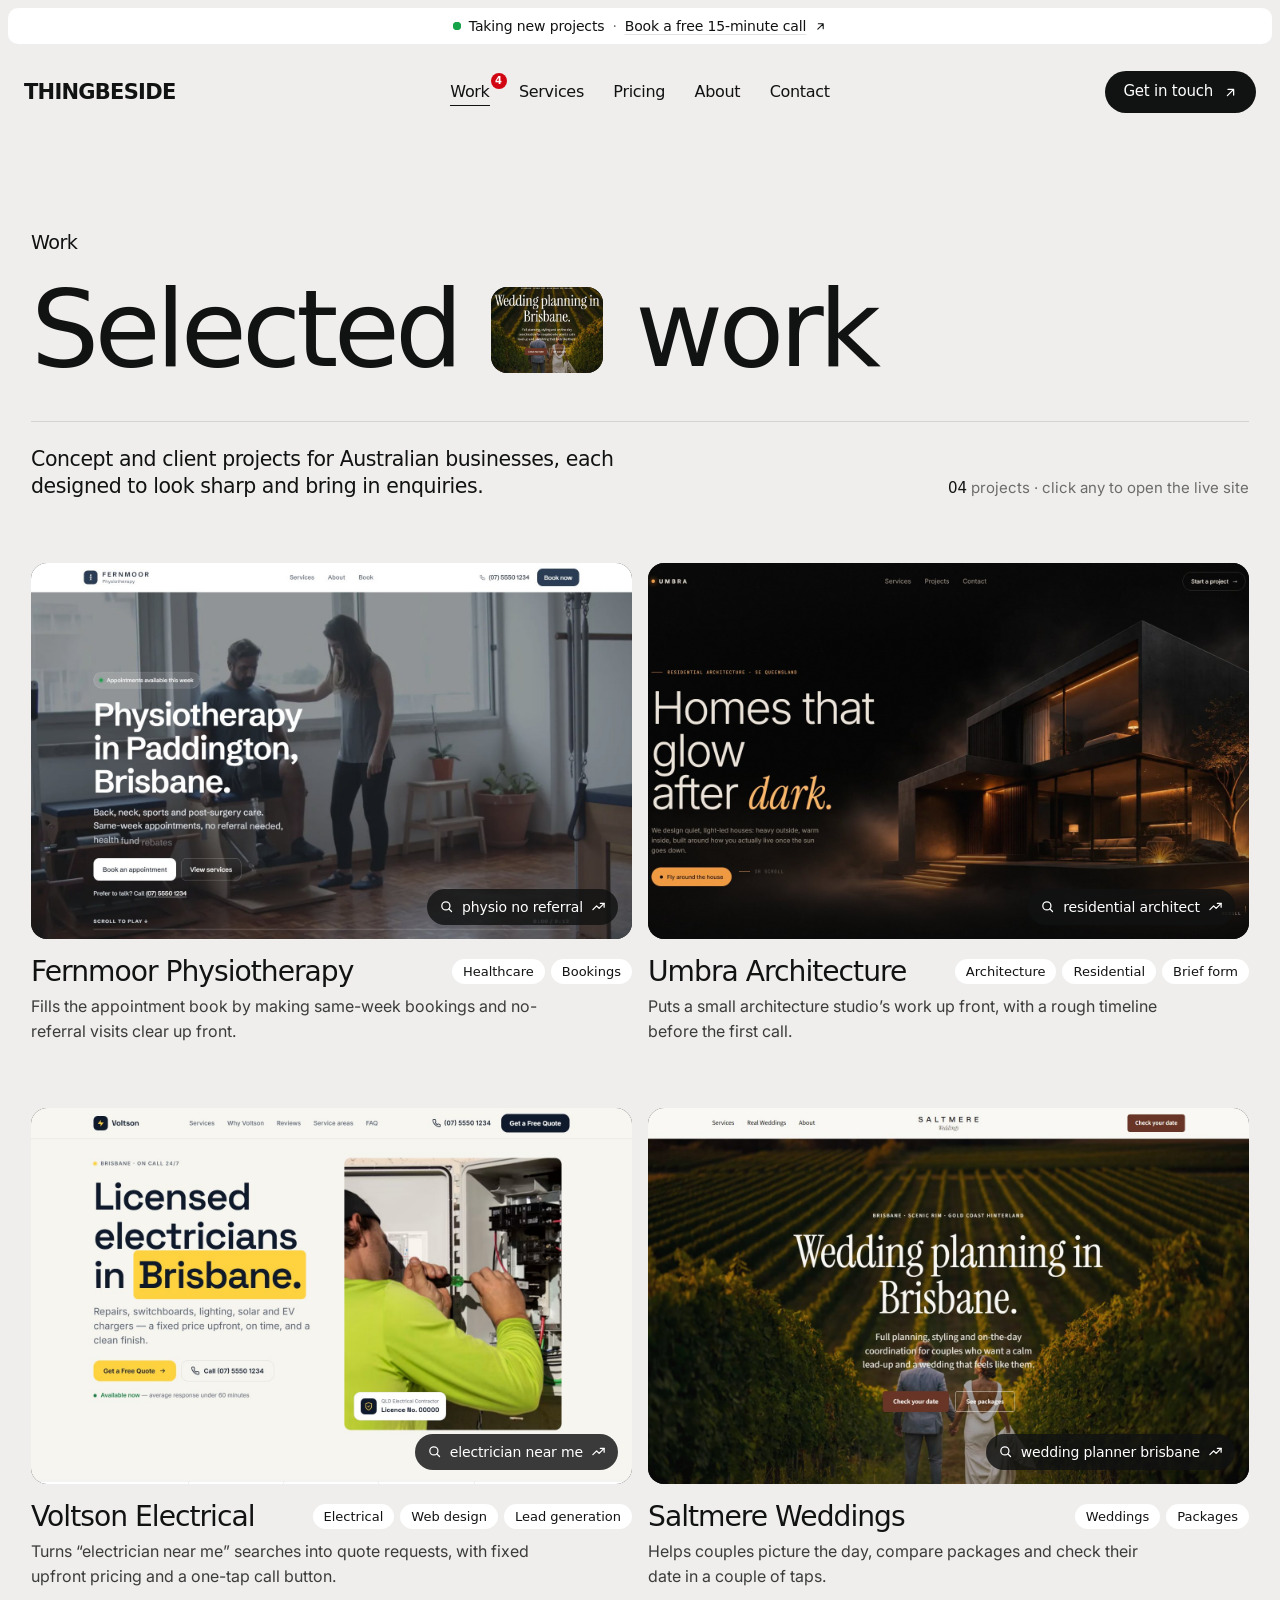
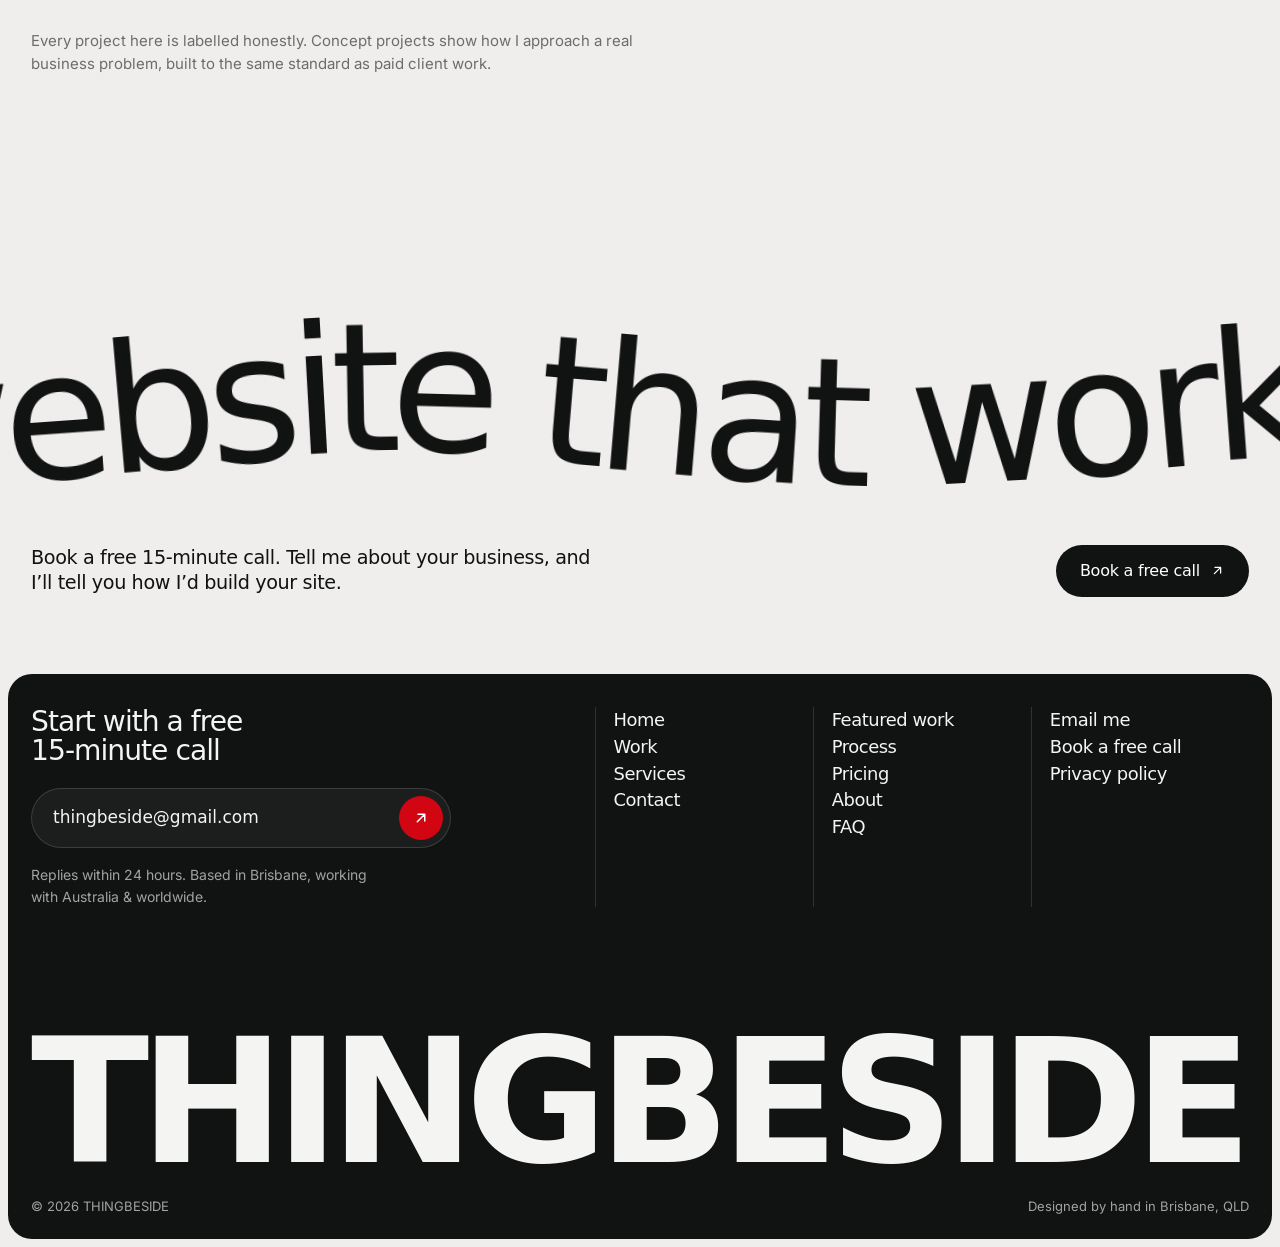
<file: site/work.html>
<!doctype html>
<html lang="en-AU">
<head>
  <meta charset="utf-8">
  <meta name="viewport" content="width=device-width, initial-scale=1">
  <meta name="theme-color" content="#efeeec">
  <title>Work | THINGBESIDE Website Designer</title>
  <meta name="description" content="Concept and client website projects for Australian tradies, clinics, planners and consultancies, each designed to look sharp and bring in enquiries.">
  <meta property="og:title" content="Work | THINGBESIDE Website Designer">
  <meta property="og:description" content="Concept and client website projects for Australian tradies, clinics, planners and consultancies, each designed to look sharp and bring in enquiries.">
  <meta property="og:image" content="assets/work-voltsonelectrical.jpg">
  <link rel="preconnect" href="https://api.fontshare.com" crossorigin>
  <link rel="preconnect" href="https://fonts.googleapis.com">
  <link rel="preconnect" href="https://fonts.gstatic.com" crossorigin>
  <link href="https://api.fontshare.com/v2/css?f[]=switzer@400,500,600&amp;display=swap" rel="stylesheet">
  <link href="https://fonts.googleapis.com/css2?family=Inter:wght@400;500;600&amp;display=swap" rel="stylesheet">
  <style>.preloader{visibility:hidden}</style>
  <link rel="stylesheet" href="assets/styles.css?v=60">
  <script>document.documentElement.classList.add('js');try{if(sessionStorage.getItem('tb-loaded'))document.documentElement.classList.add('no-preload')}catch(e){}setTimeout(function(){var p=document.querySelector('.page');p&&p.classList.remove('entering')},5000)</script>
</head>
<body>
<a class="skip" href="#main">Skip to content</a>

<header class="nav">
  <a class="wordmark" href="index.html" aria-label="THINGBESIDE home">THINGBESIDE</a>
  <nav aria-label="Main"><ul class="nav__links"><li><a href="work.html" aria-current="page">Work<sup class=nav__count>4</sup></a></li><li><a href="services.html">Services</a></li><li><a href="services.html#pricing">Pricing</a></li><li><a href="index.html#about">About</a></li><li><a href="contact.html">Contact</a></li></ul></nav>
  <div class="nav__end">
    <a class="btn btn--sm nav__cta" href="contact.html"><span class="btn__label"><span>Get in touch</span><span aria-hidden="true">Get in touch</span></span><span class="btn__icon" aria-hidden="true"><svg viewBox="0 0 24 24" fill="none" stroke="currentColor" stroke-width="2" stroke-linecap="round" stroke-linejoin="round" aria-hidden="true"><path d="M7 17 17 7M8 7h9v9"/></svg><svg viewBox="0 0 24 24" fill="none" stroke="currentColor" stroke-width="2" stroke-linecap="round" stroke-linejoin="round" aria-hidden="true"><path d="M7 17 17 7M8 7h9v9"/></svg></span></a>
    <button class="menu-btn" aria-label="Open menu" aria-expanded="false" aria-controls="mobile-menu"><span></span><span></span></button>
  </div>
</header>
<div class="mobile-menu" id="mobile-menu">
  <nav class="mm__links" aria-label="Mobile">
    <a class="mm__link" href="index.html">Home</a>
    <a class="mm__link" href="work.html" aria-current="page">Work</a>
    <a class="mm__link" href="services.html">Services</a>
    <a class="mm__link" href="services.html#pricing">Pricing</a>
    <a class="mm__link" href="index.html#about">About</a>
    <a class="mm__link" href="contact.html">Contact</a>
  </nav>
  <div class="mm__foot">
    <a class="btn btn--light" href="contact.html"><span class="btn__label"><span>Get in touch</span><span aria-hidden="true">Get in touch</span></span><span class="btn__icon" aria-hidden="true"><svg viewBox="0 0 24 24" fill="none" stroke="currentColor" stroke-width="2" stroke-linecap="round" stroke-linejoin="round" aria-hidden="true"><path d="M7 17 17 7M8 7h9v9"/></svg><svg viewBox="0 0 24 24" fill="none" stroke="currentColor" stroke-width="2" stroke-linecap="round" stroke-linejoin="round" aria-hidden="true"><path d="M7 17 17 7M8 7h9v9"/></svg></span></a>
    <a href="mailto:thingbeside@gmail.com">thingbeside@gmail.com</a>
  </div>
</div>

<div class="page entering">
<div class="topbar"><a href="contact.html"><i class="dot" aria-hidden="true"></i><span>Taking new projects</span><span class="topbar__sep" aria-hidden="true">·</span><span class="topbar__more">Book a free 15-minute call</span><svg viewBox="0 0 24 24" fill="none" stroke="currentColor" stroke-width="2" stroke-linecap="round" stroke-linejoin="round" aria-hidden="true"><path d="M7 17 17 7M8 7h9v9"/></svg></a></div>
<main id="main">
  <section class="phero">
    <div class="wrap">
      <p class="label reveal">Work</p>
      <h1 class="display" data-split data-load>Selected <span class="pic" aria-hidden="true"><img src="assets/pic-saltmereweddings.jpg" alt="" loading="lazy"></span> work</h1>
      <div class="phero__foot">
        <p class="phero__sub reveal">Concept and client projects for Australian businesses, each designed to look sharp and bring in enquiries.</p>
        <p class="phero__meta reveal"><b>04</b> projects · click any to open the live site</p>
      </div>
    </div>
  </section>

  <section class="section pwork" aria-label="Projects">
    <div class="wrap">
      <div class="pgrid">
        <a class="proj reveal" id="p-fernmoorphysiotherapy" href="https://fernmoor-physiotherapy.vercel.app/" target="_blank" rel="noopener" style="--c:#2B3D54;--c-ink:#F4F4F2;--d:0ms">
          <span class="proj__media">
            <img src="assets/work-fernmoorphysiotherapy.jpg" alt="Fernmoor Physiotherapy website homepage" width="1600" height="940" loading="lazy">
            <span class="proj__hover" aria-hidden="true"><span class="proj__hl">Fills the appointment book by making same-week bookings and no-referral visits clear up front.</span><span class="proj__brand">Fernmoor Physiotherapy</span></span>
            <span class="proj__search" aria-hidden="true"><svg viewBox="0 0 24 24" fill="none" stroke="currentColor" stroke-width="2" stroke-linecap="round" stroke-linejoin="round" aria-hidden="true"><circle cx="11" cy="11" r="6.5"/><path d="m20 20-4.2-4.2"/></svg><span>physio no referral</span><svg viewBox="0 0 24 24" fill="none" stroke="currentColor" stroke-width="2" stroke-linecap="round" stroke-linejoin="round" aria-hidden="true"><path d="m3 17 6-6 4 4 8-8"/><path d="M15 7h6v6"/></svg></span>
            <span class="proj__cursor" aria-hidden="true"><svg viewBox="0 0 24 24" fill="none" stroke="currentColor" stroke-width="2" stroke-linecap="round" stroke-linejoin="round" aria-hidden="true"><path d="M7 17 17 7M8 7h9v9"/></svg></span>
          </span>
          <span class="proj__meta"><span class="proj__name">Fernmoor Physiotherapy</span><span class="proj__tags"><span>Healthcare</span><span>Bookings</span></span></span><span class="proj__desc">Fills the appointment book by making same-week bookings and no-referral visits clear up front.</span>
          <span class="sr-only">(opens the live Fernmoor Physiotherapy site in a new tab)</span>
        </a>
        <a class="proj reveal" id="p-umbra" href="https://umbra-architecture.vercel.app/" target="_blank" rel="noopener" style="--c:#EB9843;--c-ink:#111212;--d:90ms">
          <span class="proj__media">
            <img src="assets/work-umbra.jpg" alt="Umbra Architecture website homepage" width="1600" height="940" loading="lazy">
            <span class="proj__hover" aria-hidden="true"><span class="proj__hl">Puts a small architecture studio’s work up front, with a rough timeline before the first call.</span><span class="proj__brand">Umbra Architecture</span></span>
            <span class="proj__search" aria-hidden="true"><svg viewBox="0 0 24 24" fill="none" stroke="currentColor" stroke-width="2" stroke-linecap="round" stroke-linejoin="round" aria-hidden="true"><circle cx="11" cy="11" r="6.5"/><path d="m20 20-4.2-4.2"/></svg><span>residential architect</span><svg viewBox="0 0 24 24" fill="none" stroke="currentColor" stroke-width="2" stroke-linecap="round" stroke-linejoin="round" aria-hidden="true"><path d="m3 17 6-6 4 4 8-8"/><path d="M15 7h6v6"/></svg></span>
            <span class="proj__cursor" aria-hidden="true"><svg viewBox="0 0 24 24" fill="none" stroke="currentColor" stroke-width="2" stroke-linecap="round" stroke-linejoin="round" aria-hidden="true"><path d="M7 17 17 7M8 7h9v9"/></svg></span>
          </span>
          <span class="proj__meta"><span class="proj__name">Umbra Architecture</span><span class="proj__tags"><span>Architecture</span><span>Residential</span><span>Brief form</span></span></span><span class="proj__desc">Puts a small architecture studio’s work up front, with a rough timeline before the first call.</span>
          <span class="sr-only">(opens the live Umbra Architecture site in a new tab)</span>
        </a>
        <a class="proj reveal" id="p-voltsonelectrical" href="https://voltson-electrical.vercel.app/" target="_blank" rel="noopener" style="--c:#FFD23F;--c-ink:#111212;--d:0ms">
          <span class="proj__media">
            <img src="assets/work-voltsonelectrical.jpg" alt="Voltson Electrical website homepage" width="1600" height="940" loading="lazy">
            <span class="proj__hover" aria-hidden="true"><span class="proj__hl">Turns “electrician near me” searches into quote requests, with fixed upfront pricing and a one-tap call button.</span><span class="proj__brand">Voltson Electrical</span></span>
            <span class="proj__search" aria-hidden="true"><svg viewBox="0 0 24 24" fill="none" stroke="currentColor" stroke-width="2" stroke-linecap="round" stroke-linejoin="round" aria-hidden="true"><circle cx="11" cy="11" r="6.5"/><path d="m20 20-4.2-4.2"/></svg><span>electrician near me</span><svg viewBox="0 0 24 24" fill="none" stroke="currentColor" stroke-width="2" stroke-linecap="round" stroke-linejoin="round" aria-hidden="true"><path d="m3 17 6-6 4 4 8-8"/><path d="M15 7h6v6"/></svg></span>
            <span class="proj__cursor" aria-hidden="true"><svg viewBox="0 0 24 24" fill="none" stroke="currentColor" stroke-width="2" stroke-linecap="round" stroke-linejoin="round" aria-hidden="true"><path d="M7 17 17 7M8 7h9v9"/></svg></span>
          </span>
          <span class="proj__meta"><span class="proj__name">Voltson Electrical</span><span class="proj__tags"><span>Electrical</span><span>Web design</span><span>Lead generation</span></span></span><span class="proj__desc">Turns “electrician near me” searches into quote requests, with fixed upfront pricing and a one-tap call button.</span>
          <span class="sr-only">(opens the live Voltson Electrical site in a new tab)</span>
        </a>
        <a class="proj reveal" id="p-saltmereweddings" href="https://saltmere-weddings.vercel.app/" target="_blank" rel="noopener" style="--c:#683526;--c-ink:#F4F4F2;--d:90ms">
          <span class="proj__media">
            <img src="assets/work-saltmereweddings.jpg" alt="Saltmere Weddings website homepage" width="1600" height="940" loading="lazy">
            <span class="proj__hover" aria-hidden="true"><span class="proj__hl">Helps couples picture the day, compare packages and check their date in a couple of taps.</span><span class="proj__brand">Saltmere Weddings</span></span>
            <span class="proj__search" aria-hidden="true"><svg viewBox="0 0 24 24" fill="none" stroke="currentColor" stroke-width="2" stroke-linecap="round" stroke-linejoin="round" aria-hidden="true"><circle cx="11" cy="11" r="6.5"/><path d="m20 20-4.2-4.2"/></svg><span>wedding planner brisbane</span><svg viewBox="0 0 24 24" fill="none" stroke="currentColor" stroke-width="2" stroke-linecap="round" stroke-linejoin="round" aria-hidden="true"><path d="m3 17 6-6 4 4 8-8"/><path d="M15 7h6v6"/></svg></span>
            <span class="proj__cursor" aria-hidden="true"><svg viewBox="0 0 24 24" fill="none" stroke="currentColor" stroke-width="2" stroke-linecap="round" stroke-linejoin="round" aria-hidden="true"><path d="M7 17 17 7M8 7h9v9"/></svg></span>
          </span>
          <span class="proj__meta"><span class="proj__name">Saltmere Weddings</span><span class="proj__tags"><span>Weddings</span><span>Packages</span></span></span><span class="proj__desc">Helps couples picture the day, compare packages and check their date in a couple of taps.</span>
          <span class="sr-only">(opens the live Saltmere Weddings site in a new tab)</span>
        </a>
      </div>
      <p class="note reveal">Every project here is labelled honestly. Concept projects show how I approach a real business problem, built to the same standard as paid client work.</p>
    </div>
  </section>

  <!-- FINAL CTA -->
  <section class="outro" aria-labelledby="cta-title">
    <h2 id="cta-title" class="outro__line" data-wave>Ready for a website that works?</h2>
    <div class="wrap outro__foot">
      <p class="outro__sub reveal">Book a free 15-minute call. Tell me about your business, and I’ll tell you how I’d build your site.</p>
      <div class="reveal"><a class="btn" href="contact.html"><span class="btn__label"><span>Book a free call</span><span aria-hidden="true">Book a free call</span></span><span class="btn__icon" aria-hidden="true"><svg viewBox="0 0 24 24" fill="none" stroke="currentColor" stroke-width="2" stroke-linecap="round" stroke-linejoin="round" aria-hidden="true"><path d="M7 17 17 7M8 7h9v9"/></svg><svg viewBox="0 0 24 24" fill="none" stroke="currentColor" stroke-width="2" stroke-linecap="round" stroke-linejoin="round" aria-hidden="true"><path d="M7 17 17 7M8 7h9v9"/></svg></span></a></div>
    </div>
  </section>
</main>

<footer class="footer">
  <div class="footer__panel">
    <div class="footer__top">
      <div class="footer__lead">
        <h2 class="footer__title">Start with a free <span class="nowrap">15-minute</span> call</h2>
        <a class="footer__mail" href="mailto:thingbeside@gmail.com"><span>thingbeside@gmail.com</span><i><svg viewBox="0 0 24 24" fill="none" stroke="currentColor" stroke-width="2" stroke-linecap="round" stroke-linejoin="round" aria-hidden="true"><path d="M7 17 17 7M8 7h9v9"/></svg></i></a>
        <p class="footer__small">Replies within 24 hours. Based in Brisbane, working with Australia &amp; worldwide.</p>
      </div>
      <nav class="footer__cols" aria-label="Footer">
        <ul><li><a href="index.html">Home</a></li><li><a href="work.html">Work</a></li><li><a href="services.html">Services</a></li><li><a href="contact.html">Contact</a></li></ul>
        <ul><li><a href="index.html#work">Featured work</a></li><li><a href="index.html#process">Process</a></li><li><a href="services.html#pricing">Pricing</a></li><li><a href="index.html#about">About</a></li><li><a href="index.html#faq">FAQ</a></li></ul>
        <ul><li><a href="mailto:thingbeside@gmail.com">Email me</a></li><li><a href="contact.html">Book a free call</a></li><li><a href="privacy.html">Privacy policy</a></li></ul>
      </nav>
    </div>
    <div class="footer__mark" aria-hidden="true"><span>THINGBESIDE</span></div>
    <div class="footer__legal">
      <span>© <span data-year>2026</span> THINGBESIDE</span>
      <span>Designed by hand in Brisbane, QLD</span>
    </div>
  </div>
</footer>
</div>

<script src="assets/main.js?v=60"></script>
</body>
</html>
</file>
<file: site/assets/styles.css>
/* THINGBESIDE — light editorial redesign (reference: riseatseven.com)
   Warm off-white page, dark rounded panels, huge tight grotesk type, inline photos in headings.
   One accent: THINGBESIDE red. Green only for "available" status, red-error only in the form. */

/* ---------------------------------------------------------------- tokens */
:root {
  --bg: #efeeec;
  --surface: #ffffff;
  --surface-2: #f7f7f6;
  --ink: #111212;
  --ink-2: #3b3c3b;
  --muted: #6c6d6a;
  --line: rgba(17, 18, 18, .12);

  --dark: #111212;
  --dark-2: #1c1d1d;
  --dark-3: #2a2b2b;
  --on-dark: #f4f4f2;
  --on-dark-2: rgba(244, 244, 242, .64);
  --line-dark: rgba(244, 244, 242, .14);

  --accent: #f90918;       /* big shapes: sun, cursor circle, deck card, highlights */
  --accent-deep: #d10612;  /* where small white text sits on red (AA contrast) */
  --ok: #16a34a;
  --err: #dc2626;

  --font-d: 'Switzer', ui-sans-serif, system-ui, -apple-system, 'Segoe UI', sans-serif;
  --font-b: 'Inter', ui-sans-serif, system-ui, -apple-system, 'Segoe UI', sans-serif;

  --r-xs: 10px;
  --r-sm: 16px;
  --r: 24px;
  --pill: 999px;

  --inset: 8px;                        /* panels sit 8px in from the window edge */
  --pad: clamp(16px, 1.8vw, 26px);     /* padding inside panels */
  --gutter: calc(var(--inset) + var(--pad));
  --maxw: 1680px;
  --sec: clamp(88px, 10vw, 160px);
  --topbar: 36px;
  --nav-h: 72px;

  --ease: cubic-bezier(.22, 1, .36, 1);
  --ease-io: cubic-bezier(.76, 0, .24, 1);
}

/* ---------------------------------------------------------------- base */
*, *::before, *::after { box-sizing: border-box; }
html { -webkit-text-size-adjust: 100%; scroll-padding-top: 100px; }
body {
  margin: 0; background: var(--bg); color: var(--ink);
  font: 400 17px/1.55 var(--font-b);
  -webkit-font-smoothing: antialiased; -moz-osx-font-smoothing: grayscale;
  overflow-x: clip;
}
img { display: block; max-width: 100%; height: auto; }
a { color: inherit; text-decoration: none; }
button { font: inherit; color: inherit; background: none; border: 0; padding: 0; cursor: pointer; }
h1, h2, h3, h4 { margin: 0; font-family: var(--font-d); font-weight: 500; letter-spacing: -.035em; line-height: .95; }
p, figure, dl, dd { margin: 0; }
ul, ol { margin: 0; padding: 0; list-style: none; }
b, strong { font-weight: 600; }
::selection { background: var(--accent); color: #fff; }
:focus-visible { outline: 2px solid var(--accent); outline-offset: 3px; border-radius: 6px; }

.sr-only { position: absolute; width: 1px; height: 1px; padding: 0; margin: -1px; overflow: hidden; clip: rect(0 0 0 0); white-space: nowrap; border: 0; }
.skip { position: fixed; left: 16px; top: -60px; z-index: 200; background: var(--ink); color: #fff; padding: 10px 16px; border-radius: var(--pill); font: 500 15px var(--font-d); transition: top .3s var(--ease); }
.skip:focus { top: 16px; }

.wrap { width: 100%; max-width: var(--maxw); margin-inline: auto; padding-inline: var(--gutter); }
.section { padding-block: var(--sec); }
.panel { margin-inline: var(--inset); border-radius: var(--r); background: var(--dark); color: var(--on-dark); }

/* ---------------------------------------------------------------- type */
.display { font-size: clamp(50px, 8.4vw, 132px); line-height: .9; letter-spacing: -.045em; }
.hero .display { font-size: clamp(50px, 7.8vw, 124px); }
.h-xl { font-size: clamp(46px, 6.8vw, 104px); line-height: .92; letter-spacing: -.045em; }
.h-lg { font-size: clamp(38px, 5vw, 76px); line-height: .95; letter-spacing: -.04em; }
.label { font: 500 clamp(18px, 1.5vw, 22px)/1.25 var(--font-d); letter-spacing: -.03em; }
.sub { font-size: clamp(17px, 1.35vw, 20px); color: var(--ink-2); max-width: 54ch; }
.muted { color: var(--muted); }
.nowrap { white-space: nowrap; }
.note { margin-top: 40px; font-size: 15px; color: var(--muted); max-width: 70ch; }

/* small photo inside a big heading */
.pic {
  display: inline-block; position: relative; vertical-align: -.07em;
  width: 1.04em; height: .8em; margin-inline: .03em;
  border-radius: .15em; overflow: hidden; background: var(--dark-3);
}
.pic img { position: absolute; inset: 0; width: 100%; height: 100%; object-fit: cover; }
.pic--rotate img { opacity: 0; transform: scale(1.12); transition: opacity .6s var(--ease), transform 1.2s var(--ease); }
.pic--rotate img.is-on { opacity: 1; transform: none; }

/* ---------------------------------------------------------------- buttons */
.btn {
  --b-bg: var(--ink); --b-fg: #fff; --b-hover: var(--accent-deep); --b-hover-fg: #fff;
  position: relative; isolation: isolate; overflow: hidden;
  display: inline-flex; align-items: center; justify-content: center; gap: 10px;
  height: 52px; padding: 0 24px; border-radius: var(--pill);
  background: var(--b-bg); color: var(--b-fg);
  font: 500 16px/1 var(--font-d); letter-spacing: -.015em; white-space: nowrap;
  transition: color .4s var(--ease), transform .2s var(--ease);
}
.btn::before {
  content: ''; position: absolute; inset: 0; z-index: -1; border-radius: inherit;
  background: var(--b-hover); transform: scaleX(0); transform-origin: left center;
  transition: transform .5s var(--ease);
}
.btn:hover { color: var(--b-hover-fg); }
.btn:hover::before { transform: scaleX(1); }
.btn:active { transform: scale(.97); }
.btn__label { position: relative; display: block; height: 1.15em; overflow: hidden; line-height: 1.15; }
.btn__label > span { display: block; transition: transform .45s var(--ease); }
.btn:hover .btn__label > span { transform: translateY(-100%); }
.btn__icon { position: relative; display: block; width: 15px; height: 15px; overflow: hidden; flex: none; }
.btn__icon svg { position: absolute; inset: 0; width: 15px; height: 15px; transition: transform .45s var(--ease); }
.btn__icon svg + svg { transform: translate(-130%, 130%); }
.btn:hover .btn__icon svg:first-child { transform: translate(130%, -130%); }
.btn:hover .btn__icon svg + svg { transform: none; }

.btn--sm { height: 42px; padding: 0 18px; font-size: 15px; }
.btn--block { width: 100%; }
.btn--light { --b-bg: #fff; --b-fg: var(--ink); }
.btn--white { --b-bg: var(--surface); --b-fg: var(--ink); }
.btn--ghost-light { --b-bg: transparent; --b-fg: var(--on-dark); --b-hover: var(--on-dark); --b-hover-fg: var(--ink); box-shadow: inset 0 0 0 1px rgba(244, 244, 242, .4); }
.btn--text { --b-bg: transparent; --b-fg: var(--ink); --b-hover: var(--surface); --b-hover-fg: var(--ink); }

/* ---------------------------------------------------------------- top bar + nav */
.topbar {
  margin: var(--inset) var(--inset) 0; height: var(--topbar); border-radius: var(--r-xs);
  background: var(--surface); display: flex; align-items: center; justify-content: center;
  font: 500 14px/1 var(--font-d); letter-spacing: -.01em;
}
.topbar a { display: inline-flex; align-items: center; gap: 8px; height: 100%; padding-inline: 16px; }
.topbar svg { width: 13px; height: 13px; transition: transform .4s var(--ease); }
.topbar a:hover svg { transform: translate(2px, -2px); }
.topbar__sep { color: var(--muted); }
.topbar__more { text-decoration: underline; text-decoration-color: var(--line); text-underline-offset: 3px; }
.dot { position: relative; width: 8px; height: 8px; border-radius: 50%; background: var(--ok); flex: none; }
.dot::after { content: ''; position: absolute; inset: 0; border-radius: 50%; background: var(--ok); animation: ping 2.2s var(--ease) infinite; }
@keyframes ping { 0% { transform: scale(1); opacity: .6; } 80%, 100% { transform: scale(2.8); opacity: 0; } }

.nav {
  position: fixed; z-index: 60; left: 12px; right: 12px;
  top: calc(var(--inset) + var(--topbar) + 12px); height: var(--nav-h);
  display: grid; grid-template-columns: 1fr auto 1fr; align-items: center; gap: 24px;
  padding: 12px; border-radius: var(--pill); color: var(--ink);
  transition: top .5s var(--ease), height .5s var(--ease), background-color .4s, color .4s, transform .2s var(--ease);
}
.nav.is-solid { top: 12px; height: 66px; background: var(--surface); }
.nav--over-dark:not(.is-solid) { color: var(--on-dark); }
.nav--over-dark:not(.is-solid) .nav__cta { --b-bg: #fff; --b-fg: var(--ink); }
.nav.is-hidden { transform: translateY(calc(-100% - 40px)); }
.wordmark { justify-self: start; font: 600 21px/1 var(--font-d); letter-spacing: -.035em; }
.nav__links { display: flex; gap: clamp(18px, 2.3vw, 36px); font: 500 16px/1 var(--font-d); letter-spacing: -.02em; }
.nav__links a { position: relative; display: inline-flex; padding: 8px 0; }
.nav__links a::after {
  content: ''; position: absolute; left: 0; right: 0; bottom: 2px; height: 1.5px; background: currentColor;
  transform: scaleX(0); transform-origin: right; transition: transform .45s var(--ease);
}
.nav__links a:hover::after, .nav__links a[aria-current]::after { transform: scaleX(1); transform-origin: left; }
.nav__count {
  position: absolute; top: -3px; right: -17px; min-width: 16px; height: 16px; padding: 0 4px;
  display: grid; place-items: center; border-radius: 8px;
  background: var(--accent-deep); color: #fff; font: 600 10px/1 var(--font-d); letter-spacing: 0;
}
.nav__end { justify-self: end; display: flex; align-items: center; gap: 10px; }
.menu-btn { display: none; width: 46px; height: 46px; border-radius: 50%; background: var(--ink); position: relative; }
.nav--over-dark:not(.is-solid) .menu-btn { background: #fff; }
.menu-btn span { position: absolute; left: 14px; right: 14px; height: 1.6px; background: #fff; transition: transform .45s var(--ease), top .45s var(--ease); }
.nav--over-dark:not(.is-solid) .menu-btn span { background: var(--ink); }
.menu-btn span:first-child { top: 19px; }
.menu-btn span:last-child { top: 26px; }
.menu-open .menu-btn span:first-child { top: 22.5px; transform: rotate(45deg); }
.menu-open .menu-btn span:last-child { top: 22.5px; transform: rotate(-45deg); }

.mobile-menu {
  position: fixed; inset: var(--inset); z-index: 55; border-radius: var(--r);
  background: var(--dark); color: var(--on-dark);
  display: flex; flex-direction: column; justify-content: space-between;
  padding: 120px var(--pad) var(--pad);
  clip-path: inset(0 0 100% 0 round var(--r)); visibility: hidden;
  transition: clip-path .7s var(--ease-io), visibility 0s .7s;
}
.menu-open .mobile-menu { clip-path: inset(0 0 0 0 round var(--r)); visibility: visible; transition: clip-path .7s var(--ease-io); }
.menu-open .nav { color: var(--on-dark); background: transparent; }
.menu-open .nav .menu-btn { background: #fff; }
.menu-open .nav .menu-btn span { background: var(--ink); }
.mm__links { display: flex; flex-direction: column; }
.mm__link { font: 500 clamp(40px, 11vw, 64px)/1.08 var(--font-d); letter-spacing: -.045em; padding-block: 4px; border-bottom: 1px solid var(--line-dark); }
.mm__link[aria-current] { color: var(--accent); }
.mm__foot { display: flex; flex-direction: column; gap: 18px; align-items: flex-start; font-size: 15px; color: var(--on-dark-2); }

/* ---------------------------------------------------------------- hero (home) */
.hero { position: relative; padding: var(--inset) var(--inset) 0; }
.hero__card {
  position: relative; isolation: isolate; overflow: hidden;
  min-height: min(88svh, 880px); border-radius: var(--r); color: var(--on-dark);
  background: var(--dark);
}
.hero__card::before { content: ''; position: absolute; inset: 0; z-index: 1; background: rgba(17, 18, 18, .3); pointer-events: none; }
.hero__content {
  position: relative; z-index: 2; display: flex; flex-direction: column; align-items: flex-start; text-align: left;
  padding: calc(var(--nav-h) + clamp(40px, 9vh, 120px) - 20px) clamp(24px, 4vw, 64px) clamp(40px, 6vw, 96px);
}
.hero__eyebrow { font: 500 13px/1.2 var(--font-d); letter-spacing: .1em; text-transform: uppercase; color: var(--on-dark-2); margin-bottom: clamp(16px, 2.4vh, 26px); }
.hero__pitch { margin-top: clamp(16px, 2.4vh, 24px); max-width: 52ch; font: 500 clamp(16px, 1.4vw, 19px)/1.4 var(--font-d); letter-spacing: -.015em; color: var(--on-dark-2); }
.hero__pitch b { color: var(--on-dark); font-weight: 500; }
.hero__cta { display: flex; flex-wrap: wrap; justify-content: flex-start; gap: 10px; margin-top: 22px; }

/* ---------------------------------------------------------------- trades strip */
.trades { display: flex; align-items: center; gap: 32px; padding: clamp(28px, 3vw, 44px) var(--gutter); }
.trades__label { flex: none; font: 500 16px/1 var(--font-d); letter-spacing: -.02em; color: var(--muted); }
.trades__marquee { display: flex; overflow: hidden; flex: 1; }
.trades__track { display: flex; flex: none; animation: marquee 40s linear infinite; }
.trades__track li {
  display: flex; align-items: center; gap: 28px; padding-right: 28px; white-space: nowrap;
  font: 500 clamp(22px, 2vw, 30px)/1 var(--font-d); letter-spacing: -.035em;
}
.trades__track li::after { content: ''; width: 8px; height: 8px; border-radius: 2px; background: var(--accent); transform: rotate(45deg); }
.trades__marquee:hover .trades__track { animation-play-state: paused; }
@keyframes marquee { to { transform: translateX(-100%); } }

/* ---------------------------------------------------------------- intro + stats */
.intro { padding-top: clamp(56px, 7vw, 110px); }
.intro__grid { display: grid; grid-template-columns: 1fr 1.35fr; gap: clamp(32px, 5vw, 96px); align-items: start; }
.intro__lead { font: 500 clamp(19px, 1.6vw, 23px)/1.3 var(--font-d); letter-spacing: -.02em; max-width: 30ch; }
.intro__cta { display: flex; flex-wrap: wrap; gap: 8px; margin-top: clamp(28px, 3vw, 40px); }
.stats { display: grid; grid-template-columns: repeat(4, 1fr); gap: 16px clamp(16px, 2vw, 32px); margin-top: clamp(64px, 8vw, 128px); }
.stat { padding-top: 20px; border-top: 1px solid var(--line); display: flex; flex-direction: column; gap: 10px; }
.stat b { font: 500 clamp(44px, 4.6vw, 72px)/1 var(--font-d); letter-spacing: -.05em; }
.stat > span { font-size: 15px; color: var(--muted); max-width: 26ch; }

/* ---------------------------------------------------------------- featured work (dark panel) */
.work { display: grid; grid-template-columns: 1fr 1fr; gap: clamp(16px, 2vw, 32px); padding: var(--pad); }
.work__side {
  position: sticky; top: calc(var(--inset) + 64px + 16px); align-self: start;
  height: calc(100svh - var(--inset) * 2 - 64px - 32px); min-height: 520px;
  display: flex; flex-direction: column; justify-content: space-between; padding: 12px 8px 4px;
}
.work__wheel { position: relative; flex: 1; overflow: hidden; margin-block: 24px; }
.work__list { position: absolute; left: 0; right: 0; top: 0; transition: transform .8s var(--ease); }
.work__side > .btn { align-self: flex-start; }
.work__list li { padding-block: clamp(8px, 1.2vh, 14px); opacity: calc(.62 - min(var(--dist, 1), 3) * .16); transition: opacity .6s var(--ease); }
.work__list li.is-active { opacity: 1; }
.work__list a { display: block; }
.work__list small { display: block; margin-bottom: 6px; font: 500 12px/1 var(--font-d); letter-spacing: .02em; color: var(--on-dark-2); }
.work__list span { display: block; font: 500 clamp(34px, 4.2vw, 64px)/.95 var(--font-d); letter-spacing: -.045em; }
.work__cards { display: flex; flex-direction: column; gap: clamp(12px, 1.2vw, 18px); }

/* project card (home + work page) */
.proj { display: block; position: relative; }
.proj__media { position: relative; display: block; aspect-ratio: 16 / 10; border-radius: var(--r-sm); overflow: hidden; background: var(--dark-3); }
.proj__media > img { width: 100%; height: 100%; object-fit: cover; object-position: top center; transition: transform 1.1s var(--ease); }
.proj__hover {
  position: absolute; inset: 0; display: flex; flex-direction: column; justify-content: space-between;
  padding: clamp(20px, 2.4vw, 34px); background: var(--c); color: var(--c-ink);
  clip-path: inset(100% 0 0 0); transition: clip-path .7s var(--ease);
}
.proj__hl { font: 500 clamp(26px, 2.6vw, 42px)/1.02 var(--font-d); letter-spacing: -.035em; max-width: 17ch; }
.proj__brand { font: 600 clamp(18px, 1.6vw, 24px)/1 var(--font-d); letter-spacing: -.03em; }
.proj__search {
  position: absolute; right: 14px; bottom: 14px; display: inline-flex; align-items: center; gap: 8px;
  height: 36px; padding: 0 12px; border-radius: var(--pill);
  background: rgba(17, 18, 18, .82); color: #fff; font: 500 14px/1 var(--font-d); letter-spacing: -.01em;
  transition: opacity .4s var(--ease);
}
.proj__search svg { width: 15px; height: 15px; }
.proj__cursor {
  position: absolute; left: 0; top: 0; width: 104px; height: 104px; margin: -52px 0 0 -52px; border-radius: 50%;
  display: grid; place-items: center; background: var(--accent); color: #fff; pointer-events: none;
  transform: translate(var(--cx, 50%), var(--cy, 50%)) scale(0); transition: transform .45s var(--ease);
}
.proj__cursor svg { width: 28px; height: 28px; }
.proj__meta { display: none; }
.proj__desc { display: block; margin-top: 8px; color: var(--ink-2); font-size: 16px; max-width: 52ch; }
@media (hover: hover) and (pointer: fine) {
  .proj:hover .proj__media > img { transform: scale(1.04); }
  .proj:hover .proj__hover { clip-path: inset(0 0 0 0); }
  .proj:hover .proj__search { opacity: 0; }
  .proj:hover .proj__cursor { transform: translate(var(--cx, 50%), var(--cy, 50%)) scale(1); }
}

/* ---------------------------------------------------------------- section head (title + action) */
.sec-head {
  display: flex; align-items: flex-end; justify-content: space-between; gap: 24px 48px; flex-wrap: wrap;
  padding-bottom: clamp(24px, 3vw, 40px); border-bottom: 1px solid var(--line);
}
.sec-head__sub { max-width: 38ch; color: var(--ink-2); font-size: clamp(16px, 1.25vw, 19px); }

/* ---------------------------------------------------------------- services list (home) */
.svc-list { display: grid; grid-template-columns: 1fr 1fr; column-gap: clamp(24px, 4vw, 72px); padding-top: clamp(16px, 2vw, 28px); }
.svc-list li { border-bottom: 1px solid var(--line); padding-block: 6px; }
.svc-list li:nth-last-child(-n + 2) { border-bottom: 0; }
.svc-link {
  position: relative; isolation: isolate; overflow: hidden;
  display: flex; align-items: center; margin-inline: -20px; padding: clamp(12px, 1.4vw, 20px) 20px;
  border-radius: var(--pill); font: 500 clamp(28px, 3.4vw, 52px)/1.05 var(--font-d); letter-spacing: -.04em;
  transition: color .45s var(--ease);
}
.svc-link::before { content: ''; position: absolute; inset: 0; z-index: -2; background: var(--dark-3); opacity: 0; transition: opacity .45s var(--ease); }
.svc-link img { position: absolute; inset: 0; z-index: -1; width: 100%; height: 100%; object-fit: cover; opacity: 0; transform: scale(1.1); transition: opacity .45s var(--ease), transform 1s var(--ease); }
.svc-link__arrow { display: inline-flex; width: 0; overflow: hidden; transition: width .45s var(--ease); }
.svc-link__arrow svg { width: .7em; height: .7em; flex: none; margin-right: .25em; }
.svc-link:hover, .svc-link:focus-visible { color: #fff; }
.svc-link:hover::before, .svc-link:focus-visible::before { opacity: 1; }
.svc-link:hover img, .svc-link:focus-visible img { opacity: .32; transform: none; }
.svc-link:hover .svc-link__arrow, .svc-link:focus-visible .svc-link__arrow { width: .95em; }

/* ---------------------------------------------------------------- big drifting line */
.bigline { overflow: hidden; padding-block: clamp(32px, 6vw, 96px); }
.bigline__track {
  display: inline-flex; align-items: center; gap: .22em; white-space: nowrap; padding-left: var(--gutter);
  font: 500 clamp(84px, 15vw, 232px)/1 var(--font-d); letter-spacing: -.055em; will-change: transform;
}
.bigline .pic { width: 1.12em; height: .84em; vertical-align: middle; border-radius: .12em; }

/* ---------------------------------------------------------------- process deck */
.deck { padding-top: clamp(40px, 6vw, 96px); }
.deck__head { display: flex; flex-direction: column; align-items: center; gap: 20px; text-align: center; }
.deck__head .sub { margin-top: 4px; }
.deck__track { position: relative; }
.deck__stage { display: grid; gap: 16px; justify-items: center; padding-block: 64px var(--sec); }
.js .deck__track.is-live { height: calc(var(--n) * 70vh + 100vh); }
.js .is-live .deck__stage {
  position: sticky; top: 0; height: 100vh; padding: 0; gap: 0; place-items: center; overflow: clip;
}
.dcard {
  width: min(540px, calc(100vw - 48px)); min-height: min(560px, 74vh);
  display: flex; flex-direction: column; align-items: center; text-align: center;
  padding: clamp(22px, 2.6vw, 36px); border-radius: var(--r);
  transform: rotate(var(--rot)); will-change: transform;
}
.is-live .dcard { grid-area: 1 / 1; }
.dcard--dark { background: var(--dark); color: var(--on-dark); }
.dcard--light { background: var(--surface); color: var(--ink); }
.dcard--accent { background: var(--accent); color: var(--ink); }
.dcard__top { width: 100%; display: flex; justify-content: space-between; align-items: center; font: 500 14px/1 var(--font-d); letter-spacing: -.01em; }
.dcard__step { padding: 8px 12px; border-radius: var(--pill); background: var(--ink); color: #fff; }
.dcard--dark .dcard__step { background: var(--on-dark); color: var(--dark); }
.dcard__num { margin-top: auto; font: 500 clamp(120px, 15vw, 210px)/.8 var(--font-d); letter-spacing: -.07em; }
.dcard h3 { margin-top: clamp(16px, 2vh, 28px); font-size: clamp(34px, 3.4vw, 52px); }
.dcard p { margin-top: 14px; max-width: 40ch; font-size: 16px; line-height: 1.5; opacity: .82; }
.deck__count { display: none; }
.is-live .deck__count {
  display: block; position: absolute; left: 50%; bottom: 28px; transform: translateX(-50%);
  font: 500 15px/1 var(--font-d); letter-spacing: .02em; color: var(--muted);
}

/* ---------------------------------------------------------------- pricing */
.plans { display: grid; grid-template-columns: repeat(3, 1fr); gap: 12px; margin-top: clamp(32px, 4vw, 56px); }
.plans--extra { grid-template-columns: repeat(2, 1fr); margin-top: 12px; }
.plan { display: flex; flex-direction: column; gap: 28px; padding: clamp(24px, 2.4vw, 36px); border-radius: var(--r); background: var(--surface); }
.plan--pop { background: var(--dark); color: var(--on-dark); }
.plan__head { display: flex; justify-content: space-between; align-items: center; gap: 12px; min-height: 26px; }
.plan__for { font-size: 14px; color: var(--muted); }
.plan--pop .plan__for, .plan--pop .plan__desc, .plan--pop .plan__note { color: var(--on-dark-2); }
.plan__badge { padding: 6px 10px; border-radius: var(--pill); background: var(--accent-deep); color: #fff; font: 600 12px/1 var(--font-d); letter-spacing: .01em; }
.plan__name { margin-top: 18px; font-size: clamp(28px, 2.4vw, 36px); line-height: 1; }
.plan__desc { margin-top: 12px; font-size: 15.5px; color: var(--ink-2); max-width: 44ch; }
.plan__price { margin-top: 26px; font: 500 clamp(54px, 5vw, 76px)/1 var(--font-d); letter-spacing: -.055em; }
.plan__price small { margin-left: 8px; font-size: 16px; letter-spacing: 0; color: var(--muted); }
.plan--pop .plan__price small { color: var(--on-dark-2); }
.plan__note { margin: 10px 0 24px; font-size: 14px; color: var(--muted); }
.plan__list { display: flex; flex-direction: column; gap: 12px; padding-top: 24px; border-top: 1px solid var(--line); font-size: 15.5px; }
.plan--pop .plan__list { border-color: var(--line-dark); }
.plan__list li { display: flex; gap: 12px; align-items: flex-start; }
.plan__list i { flex: none; display: grid; place-items: center; width: 22px; height: 22px; margin-top: 1px; border-radius: 50%; background: var(--ink); color: #fff; }
.plan--pop .plan__list i { background: var(--accent-deep); }
.plan__list svg { width: 12px; height: 12px; }
.plan--wide { display: grid; grid-template-columns: 1.2fr 1fr; gap: clamp(24px, 3vw, 48px); align-items: start; }
.plan--wide .plan__list { border-top: 0; padding-top: 0; }
@media (min-width: 1101px) { .plan--wide .plan__list { padding-top: 60px; } }

/* ---------------------------------------------------------------- about */
.about__grid { display: grid; grid-template-columns: 1.15fr .85fr; gap: clamp(32px, 6vw, 112px); align-items: center; }
.about__body h2 { margin-top: 20px; }
.about__lead { margin-top: clamp(24px, 3vw, 40px); font-size: clamp(17px, 1.35vw, 20px); color: var(--ink-2); max-width: 52ch; }
.about__em { margin-top: 18px; font: 500 18px/1.35 var(--font-d); letter-spacing: -.02em; }
.facts { display: grid; grid-template-columns: 1fr 1fr; gap: 0 32px; margin-top: clamp(32px, 4vw, 52px); }
.facts li { display: flex; flex-direction: column; gap: 4px; padding-block: 18px; border-top: 1px solid var(--line); }
.facts b { font: 500 18px/1.2 var(--font-d); letter-spacing: -.02em; }
.facts span { font-size: 14.5px; color: var(--muted); }
.about__photo { position: relative; border-radius: var(--r); overflow: hidden; aspect-ratio: 4 / 5; background: var(--dark); }
.about__photo img { width: 100%; height: 100%; object-fit: cover; }
.about__photo figcaption {
  position: absolute; left: 14px; bottom: 14px; padding: 9px 14px; border-radius: var(--pill);
  background: rgba(17, 18, 18, .82); color: #fff; font: 500 14px/1 var(--font-d);
}

/* ---------------------------------------------------------------- FAQ */
.faq__item { border-bottom: 1px solid var(--line); }
.faq__q {
  width: 100%; display: flex; align-items: center; justify-content: space-between; gap: 24px; text-align: left;
  padding-block: clamp(20px, 2.2vw, 32px); font: 500 clamp(22px, 2.3vw, 34px)/1.12 var(--font-d); letter-spacing: -.035em;
}
.faq__icon { position: relative; flex: none; width: 44px; height: 44px; border-radius: 50%; background: var(--surface); transition: background-color .4s var(--ease), transform .5s var(--ease); }
.faq__icon::before, .faq__icon::after { content: ''; position: absolute; left: 50%; top: 50%; width: 14px; height: 1.6px; margin: -.8px 0 0 -7px; background: var(--ink); transition: background-color .4s; }
.faq__icon::after { transform: rotate(90deg); }
.faq__q:hover .faq__icon { background: var(--ink); }
.faq__q:hover .faq__icon::before, .faq__q:hover .faq__icon::after { background: #fff; }
.faq__item.open .faq__icon { transform: rotate(135deg); background: var(--accent-deep); }
.faq__item.open .faq__icon::before, .faq__item.open .faq__icon::after { background: #fff; }
.faq__a { display: grid; grid-template-rows: 0fr; transition: grid-template-rows .55s var(--ease); }
.faq__a > div { overflow: hidden; }
.faq__a p { max-width: 70ch; padding-bottom: clamp(20px, 2.2vw, 32px); color: var(--ink-2); }
.faq__item.open .faq__a { grid-template-rows: 1fr; }

/* ---------------------------------------------------------------- final CTA (wavy line) */
.outro { padding-block: clamp(64px, 8vw, 128px) clamp(56px, 6vw, 96px); overflow: hidden; }
.outro__line { white-space: nowrap; font-size: clamp(88px, 14vw, 224px); line-height: 1.12; letter-spacing: -.055em; padding-left: var(--gutter); }
.wave__inner { display: inline-block; will-change: transform; padding-right: var(--gutter); }
.wave__inner .l { display: inline-block; will-change: transform; }
.outro__foot { display: flex; justify-content: space-between; align-items: center; gap: 24px; flex-wrap: wrap; margin-top: clamp(24px, 3vw, 44px); }
.outro__sub { max-width: 46ch; font: 500 clamp(18px, 1.5vw, 22px)/1.3 var(--font-d); letter-spacing: -.02em; }

/* ---------------------------------------------------------------- footer */
.footer { padding: 0 var(--inset) var(--inset); }
.footer__panel { border-radius: var(--r); background: var(--dark); color: var(--on-dark); padding: clamp(24px, 2.6vw, 40px) var(--pad) var(--pad); overflow: hidden; }
.footer__top { display: grid; grid-template-columns: 1fr 1.25fr; gap: 40px; }
.footer__title { font-size: clamp(26px, 2.2vw, 32px); line-height: 1.05; letter-spacing: -.035em; max-width: 19ch; }
.footer__mail {
  margin-top: 22px; display: flex; align-items: center; justify-content: space-between; gap: 12px;
  max-width: 420px; height: 60px; padding: 0 8px 0 22px; border-radius: var(--pill);
  background: var(--dark-2); box-shadow: inset 0 0 0 1px var(--line-dark); font: 500 17px/1 var(--font-d);
  transition: background-color .4s var(--ease);
}
.footer__mail i { display: grid; place-items: center; width: 44px; height: 44px; border-radius: 50%; background: var(--accent-deep); color: #fff; transition: transform .45s var(--ease); }
.footer__mail svg { width: 18px; height: 18px; }
.footer__mail:hover { background: var(--dark-3); }
.footer__mail:hover i { transform: rotate(45deg); }
.footer__small { margin-top: 16px; font-size: 14px; color: var(--on-dark-2); max-width: 40ch; }
.footer__cols { display: grid; grid-template-columns: repeat(3, 1fr); }
.footer__cols ul { padding-left: 18px; border-left: 1px solid var(--line-dark); }
.footer__cols li { font: 500 clamp(17px, 1.4vw, 20px)/1.5 var(--font-d); letter-spacing: -.025em; }
.footer__cols a { transition: color .3s; }
.footer__cols a:hover { color: var(--accent); }
.footer__mark { margin-top: clamp(64px, 10vw, 160px); line-height: .78; white-space: nowrap; font-family: var(--font-d); font-weight: 600; letter-spacing: -.055em; font-size: 15vw; }
.footer__mark span { display: inline-block; }
.footer__legal { display: flex; justify-content: space-between; flex-wrap: wrap; gap: 8px 24px; margin-top: clamp(20px, 2vw, 32px); font-size: 13px; color: var(--on-dark-2); }

/* ---------------------------------------------------------------- inner page hero */
.phero { padding-top: calc(var(--nav-h) + clamp(56px, 9vw, 140px)); padding-bottom: clamp(40px, 5vw, 72px); }
.phero .display { margin-top: clamp(16px, 2vw, 28px); }
.phero__foot {
  display: flex; justify-content: space-between; align-items: flex-end; gap: 24px; flex-wrap: wrap;
  margin-top: clamp(28px, 3.4vw, 52px); padding-top: 24px; border-top: 1px solid var(--line);
}
.phero__sub { max-width: 46ch; font: 500 clamp(18px, 1.6vw, 23px)/1.3 var(--font-d); letter-spacing: -.02em; }
.phero__meta { font-size: 15px; color: var(--muted); }
.phero__meta b { color: var(--ink); font: 500 15px var(--font-d); }

/* work page */
.pwork { padding-top: 0; }
.pgrid { display: grid; grid-template-columns: 1fr 1fr; gap: clamp(48px, 5vw, 80px) 16px; }
.pgrid .proj__meta { display: flex; justify-content: space-between; align-items: center; gap: 12px; flex-wrap: wrap; margin-top: 18px; }
.proj__name { font: 500 clamp(24px, 2.2vw, 32px)/1.05 var(--font-d); letter-spacing: -.035em; }
.proj__tags { display: flex; flex-wrap: wrap; gap: 6px; }
.proj__tags span { padding: 6px 11px; border-radius: var(--pill); background: var(--surface); font: 500 13px/1 var(--font-d); }

/* services page rows */
.srows { padding-top: 0; }
.srow { display: grid; grid-template-columns: minmax(64px, .3fr) 1.1fr 1fr; gap: clamp(20px, 4vw, 64px); padding-block: clamp(40px, 5vw, 72px); border-top: 1px solid var(--line); scroll-margin-top: 90px; }
.srow:first-child { border-top: 0; padding-top: 0; }
.srow__num { font: 500 clamp(20px, 1.8vw, 26px)/1 var(--font-d); color: var(--muted); }
.srow__label { font: 500 14px/1 var(--font-d); color: var(--muted); }
.srow__title { margin-top: 14px; font-size: clamp(38px, 4.4vw, 66px); line-height: .95; letter-spacing: -.045em; }
.srow__desc { margin-top: 20px; font-size: clamp(17px, 1.3vw, 19px); color: var(--ink-2); max-width: 46ch; }
.incl { margin: 24px 0 28px; max-width: 46ch; }
.incl li { display: flex; gap: 12px; align-items: center; padding-block: 12px; border-bottom: 1px solid var(--line); font-size: 15.5px; }
.incl i { flex: none; display: grid; place-items: center; width: 22px; height: 22px; border-radius: 50%; background: var(--ink); color: #fff; }
.incl svg { width: 12px; height: 12px; }
.srow__img { border-radius: var(--r); overflow: hidden; aspect-ratio: 4 / 3; align-self: start; background: var(--dark-3); }
.srow__img img { width: 100%; height: 100%; object-fit: cover; object-position: top center; transition: transform 1.1s var(--ease); }
.srow:hover .srow__img img { transform: scale(1.04); }

/* contact */
.contact-sec { padding-top: 0; }
.contact { display: grid; grid-template-columns: 1.4fr 1fr; gap: 12px; align-items: start; }
.form { padding: clamp(24px, 3vw, 44px); border-radius: var(--r); background: var(--surface); display: flex; flex-direction: column; gap: 20px; }
.form__title { font-size: clamp(28px, 2.6vw, 40px); margin-bottom: 8px; }
.form__row { display: grid; grid-template-columns: 1fr 1fr; gap: 16px; }
.field { display: flex; flex-direction: column; gap: 8px; }
.field label { font: 500 14px/1 var(--font-d); }
.field input, .field select, .field textarea {
  width: 100%; min-height: 56px; padding: 14px 18px; border-radius: var(--r-sm); border: 1px solid transparent;
  background: var(--bg); color: var(--ink); font: 400 16px/1.4 var(--font-b);
  transition: border-color .3s, background-color .3s;
}
.field select { appearance: none; background-image: url("data:image/svg+xml,%3Csvg xmlns='http://www.w3.org/2000/svg' viewBox='0 0 24 24' fill='none' stroke='%23111212' stroke-width='2' stroke-linecap='round'%3E%3Cpath d='m6 9 6 6 6-6'/%3E%3C/svg%3E"); background-repeat: no-repeat; background-position: right 16px center; background-size: 18px; padding-right: 48px; }
.field textarea { min-height: 160px; resize: vertical; }
.field input:focus, .field select:focus, .field textarea:focus { outline: none; border-color: var(--ink); background: #fff; }
.field .err { display: none; font-size: 13.5px; color: var(--err); }
.field.invalid input, .field.invalid select, .field.invalid textarea { border-color: var(--err); }
.field.invalid .err { display: block; }
.form__foot { display: flex; flex-wrap: wrap; gap: 16px; align-items: center; justify-content: space-between; margin-top: 4px; }
.form__ok, .form__err { display: none; font-size: 15px; }
.form__ok { color: var(--ok); }
.form__err { color: var(--err); }
.form.sent .form__ok, .form.failed .form__err { display: block; }
.side { display: flex; flex-direction: column; gap: 12px; }
.side-card { padding: clamp(24px, 2.6vw, 36px); border-radius: var(--r); background: var(--surface); }
.side-card--dark { background: var(--dark); color: var(--on-dark); }
.side-card--dark h3 { margin-top: 22px; font-size: clamp(28px, 2.4vw, 36px); line-height: 1; }
.side-card--dark p { margin: 14px 0 24px; color: var(--on-dark-2); font-size: 16px; }
.status { display: inline-flex; align-items: center; gap: 10px; padding: 8px 14px; border-radius: var(--pill); background: var(--dark-3); font: 500 14px/1 var(--font-d); }
.dl > div { display: flex; justify-content: space-between; gap: 16px; padding-block: 16px; border-bottom: 1px solid var(--line); font-size: 15.5px; }
.dl > div:first-child { padding-top: 0; }
.dl > div:last-child { border-bottom: 0; padding-bottom: 0; }
.dl dt { color: var(--muted); }
.dl dd { font-family: var(--font-d); font-weight: 500; text-align: right; }

/* privacy */
.prose { max-width: 720px; }
.prose h2 { margin: 48px 0 12px; font-size: clamp(26px, 2.4vw, 34px); }
.prose p { color: var(--ink-2); }
.prose p + p { margin-top: 12px; }
.prose a { text-decoration: underline; text-underline-offset: 3px; }

/* ---------------------------------------------------------------- preloader (PreloadPro style) */
.preloader { position: fixed; inset: 0; z-index: 100; overflow: hidden; }
.pp__strips { position: absolute; inset: 0; z-index: 1; display: flex; }
.pp__strip {
  flex: 1; background: var(--dark); border-right: 1px solid rgba(244, 244, 242, .1);
  transition: transform .9s var(--ease-io) var(--d, 0ms);
}
.pp__strip:last-child { border-right: 0; }
.pp__strip.is-out { transform: translateY(-100%); }
.pp__text {
  position: absolute; inset: 0; z-index: 2; display: flex; align-items: center; justify-content: center; gap: .3em;
  padding: 0 var(--gutter); transition: opacity .35s ease;
}
.pp__text.is-out { opacity: 0; }
.pp__label { font: 600 clamp(28px, 4vw, 64px)/1 var(--font-d); letter-spacing: -.04em; color: #fff; white-space: nowrap; }
.pp__ticker { height: 1.2em; overflow: hidden; font: 500 clamp(28px, 4vw, 64px)/1.2 var(--font-d); letter-spacing: -.04em; color: var(--accent); }
.pp__words { display: block; transition: transform .42s var(--ease); }
.pp__word { display: block; height: 1.2em; }
@media (max-width: 760px) {
  .pp__strip:nth-child(n + 3) { display: none; }
}
.no-preload .preloader { display: none; }

/* ---------------------------------------------------------------- motion: page, reveal, blur-in */
.page { transition: opacity .55s var(--ease), filter .55s var(--ease); }
.js .page.entering { opacity: 0; filter: blur(10px); }
.leaving .page { opacity: 0; filter: blur(10px); }

.js .reveal { opacity: 0; transform: translateY(28px); filter: blur(6px); transition: opacity .9s var(--ease) var(--d, 0ms), transform .9s var(--ease) var(--d, 0ms), filter .9s var(--ease) var(--d, 0ms); }
.js .reveal.is-in { opacity: 1; transform: none; filter: none; }
.w { display: inline-block; }
.js [data-split] .w { opacity: 0; filter: blur(12px); transform: translateY(.28em); transition: opacity .85s var(--ease), filter .85s var(--ease), transform .85s var(--ease); transition-delay: calc(var(--i) * 65ms); }
.js [data-split].is-in .w { opacity: 1; filter: none; transform: none; }

/* ---------------------------------------------------------------- responsive */
@media (max-width: 1100px) {
  .nav { grid-template-columns: 1fr auto; }
  .nav nav { display: none; }
  .menu-btn { display: block; }
  .nav__cta { display: none; }


  .intro__grid { grid-template-columns: 1fr; }
  .stats { grid-template-columns: repeat(2, 1fr); }

  .work { grid-template-columns: 1fr; }
  .work__side { position: static; height: auto; min-height: 0; flex-direction: row; align-items: center; padding: 8px; }
  .work__wheel { display: none; }
  .work .proj__meta { display: flex; justify-content: space-between; align-items: center; gap: 12px; flex-wrap: wrap; margin-top: 14px; padding: 0 4px 10px; }
  .work .proj__tags span { background: var(--dark-3); color: var(--on-dark); }

  .plans { grid-template-columns: 1fr; max-width: 640px; }
  .plans--extra { grid-template-columns: 1fr; }
  .plan--wide { grid-template-columns: 1fr; }

  .about__grid { grid-template-columns: 1fr; }
  .about__photo { max-width: 520px; }

  .footer__top { grid-template-columns: 1fr; }
  .contact { grid-template-columns: 1fr; }
  .srow { grid-template-columns: 1fr 1fr; }
  .srow__num { grid-column: 1 / -1; }
}

@media (max-width: 760px) {
  :root { --nav-h: 64px; }
  body { font-size: 16px; }
  .topbar__sep, .topbar__more { display: none; }
  .trades { flex-direction: column; align-items: flex-start; gap: 16px; }
  .trades__marquee { width: 100%; }
  .stats { grid-template-columns: 1fr 1fr; }
  .svc-list { grid-template-columns: 1fr; }
  .svc-list li:nth-last-child(2) { border-bottom: 1px solid var(--line); }
  .svc-link { margin-inline: -12px; padding-inline: 12px; }
  .pgrid { grid-template-columns: 1fr; }
  .srow { grid-template-columns: 1fr; }
  .facts { grid-template-columns: 1fr; }
  .form__row { grid-template-columns: 1fr; }
  .footer__cols { grid-template-columns: 1fr 1fr; row-gap: 24px; }
  .footer__cols ul:last-child { grid-column: 1 / -1; }
  .sec-head { align-items: flex-start; }
  .faq__icon { width: 38px; height: 38px; }
  .work__side .btn { display: none; }
}

@media (prefers-reduced-motion: reduce) {
  html { scroll-behavior: auto; }
  .js .reveal, .js [data-split] .w { filter: none !important; transform: none !important; transition: opacity .4s ease !important; transition-delay: 0s !important; }
  .js .page.entering, .leaving .page { filter: none; }
  .trades__track, .dot::after { animation: none; }
  .pic--rotate img { transition: none; }
}
.about__body > .about__photo { max-width: 460px; margin-top: clamp(28px, 3.5vw, 48px); }

/* pricing: all plans in one horizontal row (services page) */
.plans--row { grid-template-columns: repeat(6, minmax(0, 1fr)); gap: 10px; max-width: none; }
.plans--row .plan { grid-column: span 2; }
.plans--row .plan:nth-child(n + 4) { grid-column: span 3; }
.plans--row .plan { padding: clamp(20px, 1.8vw, 28px); gap: 22px; }
.plans--row .plan__name { font-size: clamp(22px, 1.9vw, 28px); }
.plans--row .plan__price { font-size: clamp(40px, 3.4vw, 52px); }
.plans--row .plan__list { font-size: 14.5px; }
@media (max-width: 1100px) {
  .plans--row { grid-template-columns: repeat(6, minmax(0, 1fr)); }
  .plans--row .plan { grid-column: span 2; }
  .plans--row .plan:nth-child(n + 4) { grid-column: span 3; }
}
@media (max-width: 760px) {
  .plans--row { grid-template-columns: 1fr; }
  .plans--row .plan, .plans--row .plan:nth-child(n + 4) { grid-column: auto; }
}

/* pricing: buttons sit at the bottom of every card so they line up across the row */
.plan__cta { margin-top: auto; }

/* hero: keep the computer centred on small devices */
@media (max-width: 760px) {
  .hero__card { background-position: 87% center; }
}

/* pricing: one column on small devices (phones and tablets) */
@media (max-width: 1100px) {
  .plans, .plans--row { grid-template-columns: 1fr; max-width: 640px; margin-inline: auto; }
  .plans--row .plan, .plans--row .plan:nth-child(n + 4) { grid-column: auto; }
}

/* hero: looping background video (poster = photo) */
.hero__video { position: absolute; inset: 0; z-index: 0; width: 100%; height: 100%; object-fit: cover; pointer-events: none; opacity: 0; transition: opacity .9s ease; }
.hero__video.is-on { opacity: 1; }

/* hero: lift the text 20px on small devices */
@media (max-width: 760px) {
  .hero__content { margin-top: -20px; }
}
</file>
